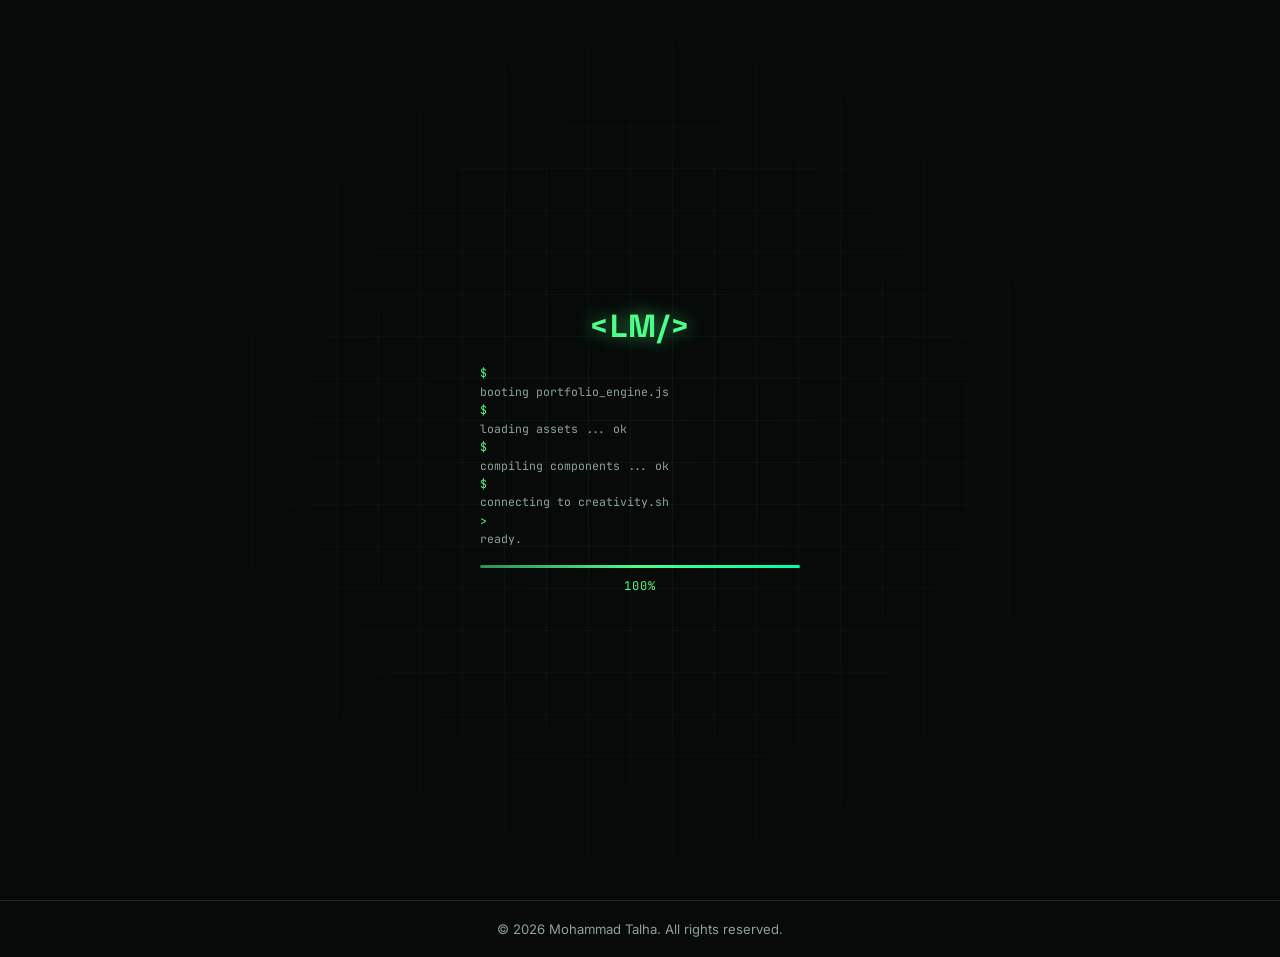
<file: index.html>
<!DOCTYPE html>
<html lang="en">

<head>
  <meta charset="UTF-8">
  <meta name="viewport" content="width=device-width, initial-scale=1.0">
  <title>Mohammad Talha — Web Developer & Data Analyst</title>
  <meta name="description"
    content="Portfolio of Mohammad Talha — Computer Science graduate building fault-tolerant web platforms and data-driven systems.">
  <link rel="preconnect" href="https://fonts.googleapis.com">
  <link
    href="https://fonts.googleapis.com/css2?family=Space+Grotesk:wght@400;500;600;700&family=Inter:wght@400;500;600&family=JetBrains+Mono:wght@400;500&display=swap"
    rel="stylesheet">
  <link rel="stylesheet" href="https://cdnjs.cloudflare.com/ajax/libs/font-awesome/6.5.1/css/all.min.css">
  <link rel="stylesheet" href="style.css">
  <link rel="stylesheet" href="transition.css">
  <script>
    if (localStorage.getItem('theme') === 'light') {
      document.documentElement.classList.add('light-mode');
    }
  </script>
</head>

<body>

  <!-- ── Page Transition Bar ── -->
  <div id="pageLoader"></div>
  <div id="pageOverlay"></div>

  <!-- ================= LOADER (first visit only) ================= -->
  <div class="loader" id="loader">
    <div class="loader-inner">
      <div class="loader-logo">&lt;LM/&gt;</div>
      <div class="loader-lines" id="loaderLines"></div>
      <div class="loader-bar-track">
        <div class="loader-bar-fill" id="loaderFill"></div>
      </div>
      <div class="loader-percent" id="loaderPercent">0%</div>
    </div>
    <div class="loader-grid"></div>
  </div>

  <!-- ================= CURSOR GLOW ================= -->
  <div class="cursor-glow" id="cursorGlow"></div>

  <!-- ================= NAVBAR ================= -->
  <header class="navbar" id="navbar">
    <div class="nav-inner">
      <a href="index.html" class="logo">Mohammad Talha<span>.</span></a>

      <nav class="nav-links" id="navLinks">
        <a href="index.html" class="nav-link active">Home</a>
        <a href="about.html" class="nav-link">About</a>
        <a href="achievements.html" class="nav-link">Achievements</a>
        <a href="portfolio.html" class="nav-link">My Work</a>
        <a href="services.html" class="nav-link">Services</a>
        <a href="contact.html" class="nav-link">Contact</a>
      </nav>

      <button class="nav-toggle" id="navToggle" aria-label="Toggle menu">
        <span></span><span></span><span></span>
      </button>
    </div>
  </header>

  <!-- ================= HERO ================= -->
  <section class="hero" id="home">
    <div class="hero-inner">

      <div class="hero-text reveal">
        <p class="eyebrow"><span class="bracket">&lt;</span>Welcome to my World<span class="bracket">/&gt;</span></p>
        <h1 class="hero-name" id="heroName">Mohammad Talha</h1>
        <h2 class="hero-role">I'm a <span class="typed" id="typedRole"></span><span class="cursor-blink">|</span></h2>
        <p class="hero-desc">
          I engineer resilient web applications and translate complex data into real-world impact.
          Bridging high-performance code with intelligent systems to build solutions that actually matter.
        </p>

        <div class="hero-actions">
          <a href="./images/Talha _Resume.pdf" class="btn btn-primary" download>
            <span>Download CV</span>
            <i class="fa-solid fa-arrow-down"></i>
          </a>

          <div class="social-row">
            <a href="https://github.com/Talha01-cyber" target="_blank" rel="noopener" class="social-icon"
              aria-label="GitHub"><i class="fa-brands fa-github"></i></a>
            <a href="https://www.linkedin.com/in/mohammad-talha-484017372" target="_blank" rel="noopener"
              class="social-icon" aria-label="LinkedIn"><i class="fa-brands fa-linkedin-in"></i></a>
            <a href="mailto:talhajubayer78@gmail.com" class="social-icon" aria-label="Email"><i
                class="fa-solid fa-envelope"></i></a>
          </div>
        </div>
      </div>

      <div class="hero-photo reveal" style="--delay:.15s">
        <div class="orbit-ring"></div>
        <div class="orbit-ring ring-2"></div>
        <div class="orbit-dot"></div>

        <div class="photo-frame">
          <img src="images/profile.png" alt="Mohammad Talha portrait" id="profileImg">
        </div>

        <div class="floating-chip chip-1"><i class="fa-solid fa-code"></i> Fault-Tolerant Systems</div>
        <div class="floating-chip chip-2"><i class="fa-solid fa-chart-line"></i> Data-Driven</div>
      </div>

    </div>


  </section>

  <!-- ================= FOOTER ================= -->
  <footer class="footer">
    <div class="section-inner footer-inner">
      <p>&copy; <span id="year"></span> Mohammad Talha. All rights reserved.</p>
    </div>
  </footer>

  <script src="script.js"></script>
  <script src="transition.js"></script>
</body>

</html>
</file>
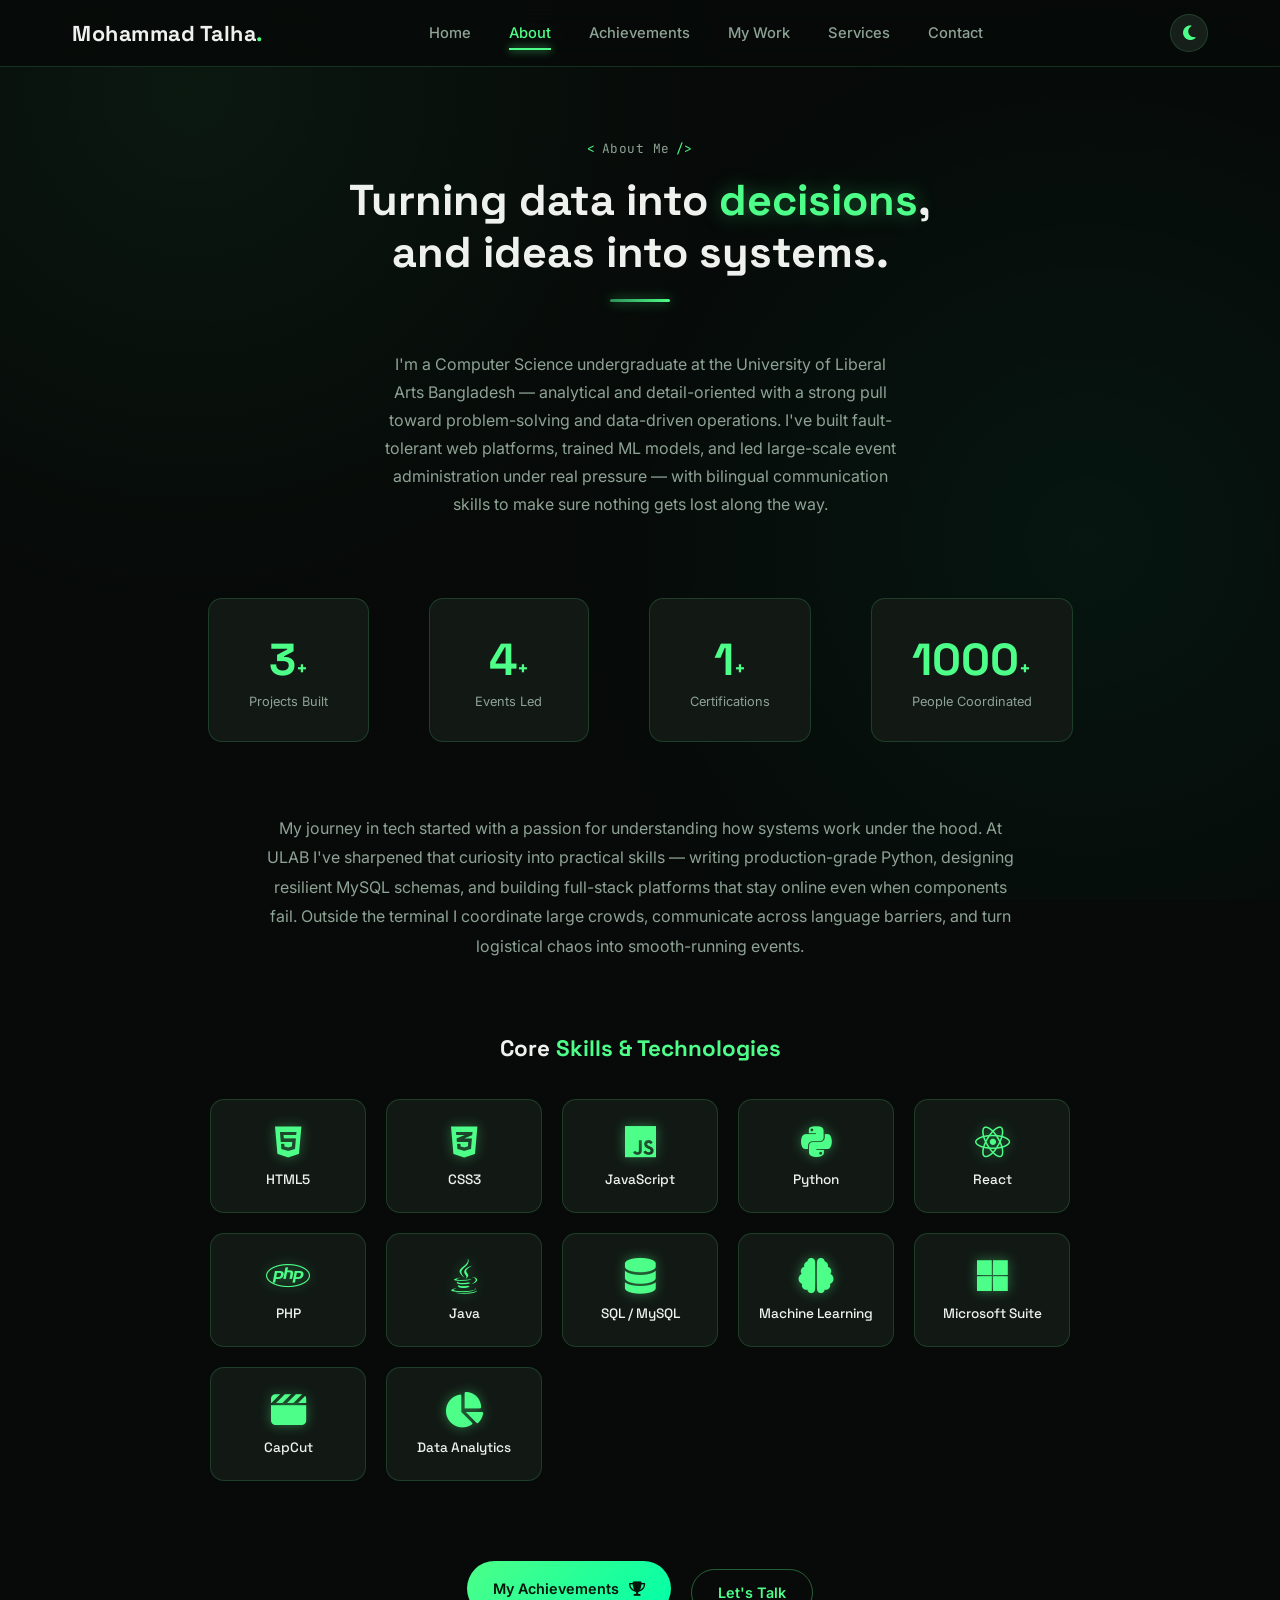
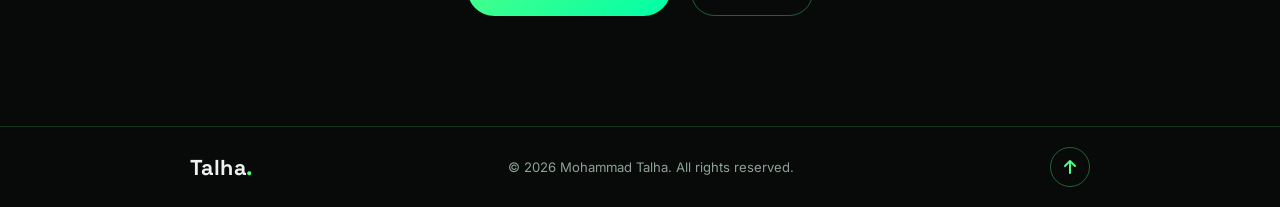
<file: about.html>
<!DOCTYPE html>
<html lang="en">

<head>
  <meta charset="UTF-8">
  <meta name="viewport" content="width=device-width, initial-scale=1.0">
  <title>About — Mohammad Talha</title>
  <meta name="description"
    content="Learn about Mohammad Talha — CS undergraduate, web developer, data analyst, and event coordinator at ULAB.">
  <link rel="preconnect" href="https://fonts.googleapis.com">
  <link
    href="https://fonts.googleapis.com/css2?family=Space+Grotesk:wght@400;500;600;700&family=Inter:wght@400;500;600&family=JetBrains+Mono:wght@400;500&display=swap"
    rel="stylesheet">
  <link rel="stylesheet" href="https://cdnjs.cloudflare.com/ajax/libs/font-awesome/6.5.1/css/all.min.css">
  <link rel="stylesheet" href="style.css">
  <link rel="stylesheet" href="transition.css">
  <script>
    if (localStorage.getItem('theme') === 'light') {
      document.documentElement.classList.add('light-mode');
    }
  </script>
  <style>
    /* ── About page: center everything ── */
    .about-page {
      padding-top: 140px;
      padding-bottom: 110px;
    }

    .about-hero {
      text-align: center;
      max-width: 780px;
      margin: 0 auto 80px;
    }

    .about-hero .eyebrow {
      justify-content: center;
      display: flex;
      gap: 6px;
      margin-bottom: 18px;
    }

    .about-hero .section-title {
      margin-left: auto;
      margin-right: auto;
    }

    .about-hero .section-desc {
      margin-left: auto;
      margin-right: auto;
      text-align: center;
    }

    /* ── Stats row ── */
    .about-stats-row {
      display: flex;
      justify-content: center;
      gap: 60px;
      flex-wrap: wrap;
      margin-bottom: 72px;
    }

    .stat-card {
      text-align: center;
      padding: 32px 40px;
      background: var(--surface);
      border: 1px solid var(--border);
      border-radius: var(--radius);
      transition: transform .35s var(--ease), border-color .35s ease;
      min-width: 160px;
    }

    .stat-card:hover {
      transform: translateY(-6px);
      border-color: var(--border-strong);
    }

    .stat-card .stat-num {
      font-size: 2.8rem;
    }

    .stat-card p {
      font-size: .8rem;
      color: var(--muted);
      margin-top: 6px;
    }

    /* ── Skills block ── */
    .about-skills-section {
      max-width: 860px;
      margin: 0 auto 80px;
    }

    .about-skills-section h3 {
      font-family: var(--font-display);
      font-size: 1.4rem;
      text-align: center;
      margin-bottom: 36px;
      color: var(--text);
    }

    .about-skills-section h3 span {
      color: var(--neon);
    }

    .skills-grid {
      display: grid;
      grid-template-columns: repeat(auto-fit, minmax(130px, 1fr));
      gap: 20px;
      max-width: 100%;
    }

    .skill-badge {
      background: var(--surface);
      border: 1px solid var(--border);
      border-radius: var(--radius);
      padding: 24px 16px;
      text-align: center;
      transition: transform .35s var(--ease), border-color .35s ease, box-shadow .35s ease;
      display: flex;
      flex-direction: column;
      align-items: center;
      gap: 12px;
    }

    .skill-badge:hover {
      transform: translateY(-6px);
      border-color: var(--border-strong);
      box-shadow: 0 12px 30px rgba(0, 0, 0, .5), 0 0 15px rgba(77, 255, 136, .15);
    }

    .skill-badge i {
      font-size: 2.2rem;
      color: var(--neon);
      text-shadow: 0 0 12px rgba(77, 255, 136, .4);
      transition: transform .35s ease;
    }

    .skill-badge:hover i {
      transform: scale(1.1);
    }

    .skill-badge span {
      font-family: var(--font-display);
      font-size: .85rem;
      font-weight: 500;
      color: var(--text);
    }

    /* ── Bio paragraph block ── */
    .about-bio {
      max-width: 760px;
      margin: 0 auto 72px;
      text-align: center;
      color: var(--muted);
      line-height: 1.85;
      font-size: 1rem;
    }

    /* ── CTA row ── */
    .about-cta {
      display: flex;
      justify-content: center;
      gap: 20px;
      flex-wrap: wrap;
    }

    /* ── Divider ── */
    .neon-divider {
      width: 60px;
      height: 3px;
      background: linear-gradient(90deg, var(--neon-dim), var(--neon));
      border-radius: 4px;
      margin: 0 auto 48px;
      box-shadow: 0 0 12px rgba(77, 255, 136, .5);
    }
  </style>
</head>

<body>

  <!-- ── Page Transition Bar ── -->
  <div id="pageLoader"></div>
  <div id="pageOverlay"></div>

  <!-- ================= NAVBAR ================= -->
  <header class="navbar scrolled" id="navbar">
    <div class="nav-inner">
      <a href="index.html" class="logo">Mohammad Talha<span>.</span></a>

      <nav class="nav-links" id="navLinks">
        <a href="index.html" class="nav-link">Home</a>
        <a href="about.html" class="nav-link active">About</a>
        <a href="achievements.html" class="nav-link">Achievements</a>
        <a href="portfolio.html" class="nav-link">My Work</a>
        <a href="services.html" class="nav-link">Services</a>
        <a href="contact.html" class="nav-link">Contact</a>
      </nav>

      <button class="nav-toggle" id="navToggle" aria-label="Toggle menu">
        <span></span><span></span><span></span>
      </button>
    </div>
  </header>

  <!-- ================= ABOUT ================= -->
  <main class="about-page">
    <div class="section-inner">

      <!-- Hero intro -->
      <div class="about-hero reveal">
        <p class="eyebrow"><span class="bracket">&lt;</span>About Me<span class="bracket">/&gt;</span></p>
        <h1 class="section-title">Turning data into <span class="glow-text">decisions</span>,<br>and ideas into systems.
        </h1>
        <div class="neon-divider"></div>
        <p class="section-desc">
          I'm a Computer Science undergraduate at the University of Liberal Arts Bangladesh —
          analytical and detail-oriented with a strong pull toward problem-solving and
          data-driven operations. I've built fault-tolerant web platforms, trained ML
          models, and led large-scale event administration under real pressure — with
          bilingual communication skills to make sure nothing gets lost along the way.
        </p>
      </div>

      <!-- Stats -->
      <div class="about-stats-row">
        <div class="stat-card reveal">
          <span class="stat-num" data-count="3">0</span><span class="stat-plus">+</span>
          <p>Projects Built</p>
        </div>
        <div class="stat-card reveal" style="--delay:.08s">
          <span class="stat-num" data-count="4">0</span><span class="stat-plus">+</span>
          <p>Events Led</p>
        </div>
        <div class="stat-card reveal" style="--delay:.16s">
          <span class="stat-num" data-count="1">0</span><span class="stat-plus">+</span>
          <p>Certifications</p>
        </div>
        <div class="stat-card reveal" style="--delay:.24s">
          <span class="stat-num" data-count="1000">0</span><span class="stat-plus">+</span>
          <p>People Coordinated</p>
        </div>
      </div>

      <!-- Extended bio -->
      <div class="about-bio reveal">
        <p>
          My journey in tech started with a passion for understanding how systems work under the hood.
          At ULAB I've sharpened that curiosity into practical skills — writing production-grade Python,
          designing resilient MySQL schemas, and building full-stack platforms that stay online even when
          components fail. Outside the terminal I coordinate large crowds, communicate across language barriers,
          and turn logistical chaos into smooth-running events.
        </p>
      </div>

      <!-- Skills -->
      <div class="about-skills-section reveal">
        <h3>Core <span>Skills &amp; Technologies</span></h3>
        <div class="skills-grid">
          <div class="skill-badge">
            <i class="fa-brands fa-html5"></i>
            <span>HTML5</span>
          </div>
          <div class="skill-badge">
            <i class="fa-brands fa-css3-alt"></i>
            <span>CSS3</span>
          </div>
          <div class="skill-badge">
            <i class="fa-brands fa-js"></i>
            <span>JavaScript</span>
          </div>
          <div class="skill-badge">
            <i class="fa-brands fa-python"></i>
            <span>Python</span>
          </div>
          <div class="skill-badge">
            <i class="fa-brands fa-react"></i>
            <span>React</span>
          </div>
          <div class="skill-badge">
            <i class="fa-brands fa-php"></i>
            <span>PHP</span>
          </div>
          <div class="skill-badge">
            <i class="fa-brands fa-java"></i>
            <span>Java</span>
          </div>
          <div class="skill-badge">
            <i class="fa-solid fa-database"></i>
            <span>SQL / MySQL</span>
          </div>
          <div class="skill-badge">
            <i class="fa-solid fa-brain"></i>
            <span>Machine Learning</span>
          </div>
          <div class="skill-badge">
            <i class="fa-brands fa-microsoft"></i>
            <span>Microsoft Suite</span>
          </div>
          <div class="skill-badge">
            <i class="fa-solid fa-clapperboard"></i>
            <span>CapCut</span>
          </div>
          <div class="skill-badge">
            <i class="fa-solid fa-chart-pie"></i>
            <span>Data Analytics</span>
          </div>
        </div>
      </div>

      <!-- CTA -->
      <div class="about-cta reveal">
        <a href="achievements.html" class="btn btn-primary">
          <span>My Achievements</span>
          <i class="fa-solid fa-trophy"></i>
        </a>
        <a href="contact.html" class="btn btn-outline">Let's Talk</a>
      </div>

    </div>
  </main>

  <!-- ================= FOOTER ================= -->
  <footer class="footer">
    <div class="section-inner footer-inner">
      <a href="index.html" class="logo">Talha<span>.</span></a>
      <p>&copy; <span id="year"></span> Mohammad Talha. All rights reserved.</p>
      <a href="#" class="back-to-top" aria-label="Back to top"><i class="fa-solid fa-arrow-up"></i></a>
    </div>
  </footer>

  <script>
    /* minimal page script — no initial loader, just reveal + stats */
    document.getElementById('year').textContent = new Date().getFullYear();

    /* navbar toggle */
    const navToggle = document.getElementById('navToggle');
    const navLinks = document.getElementById('navLinks');
    navToggle.addEventListener('click', () => {
      navToggle.classList.toggle('open');
      navLinks.classList.toggle('open');
    });

    /* scroll reveals */
    const revealEls = document.querySelectorAll('.reveal');
    const revealObs = new IntersectionObserver(entries => {
      entries.forEach(e => { if (e.isIntersecting) { e.target.classList.add('in-view'); revealObs.unobserve(e.target); } });
    }, { threshold: 0.1 });
    revealEls.forEach(el => revealObs.observe(el));

    /* count-up */
    const countEls = document.querySelectorAll('[data-count]');
    const countObs = new IntersectionObserver(entries => {
      entries.forEach(entry => {
        if (!entry.isIntersecting) return;
        const el = entry.target, target = parseInt(el.dataset.count, 10);
        let cur = 0;
        const step = Math.max(1, Math.ceil(target / 80));
        const tick = () => { cur = Math.min(cur + step, target); el.textContent = cur; if (cur < target) requestAnimationFrame(tick); };
        tick(); countObs.unobserve(el);
      });
    }, { threshold: 0.4 });
    countEls.forEach(el => countObs.observe(el));
  </script>
  <script src="transition.js"></script>
</body>

</html>
</file>
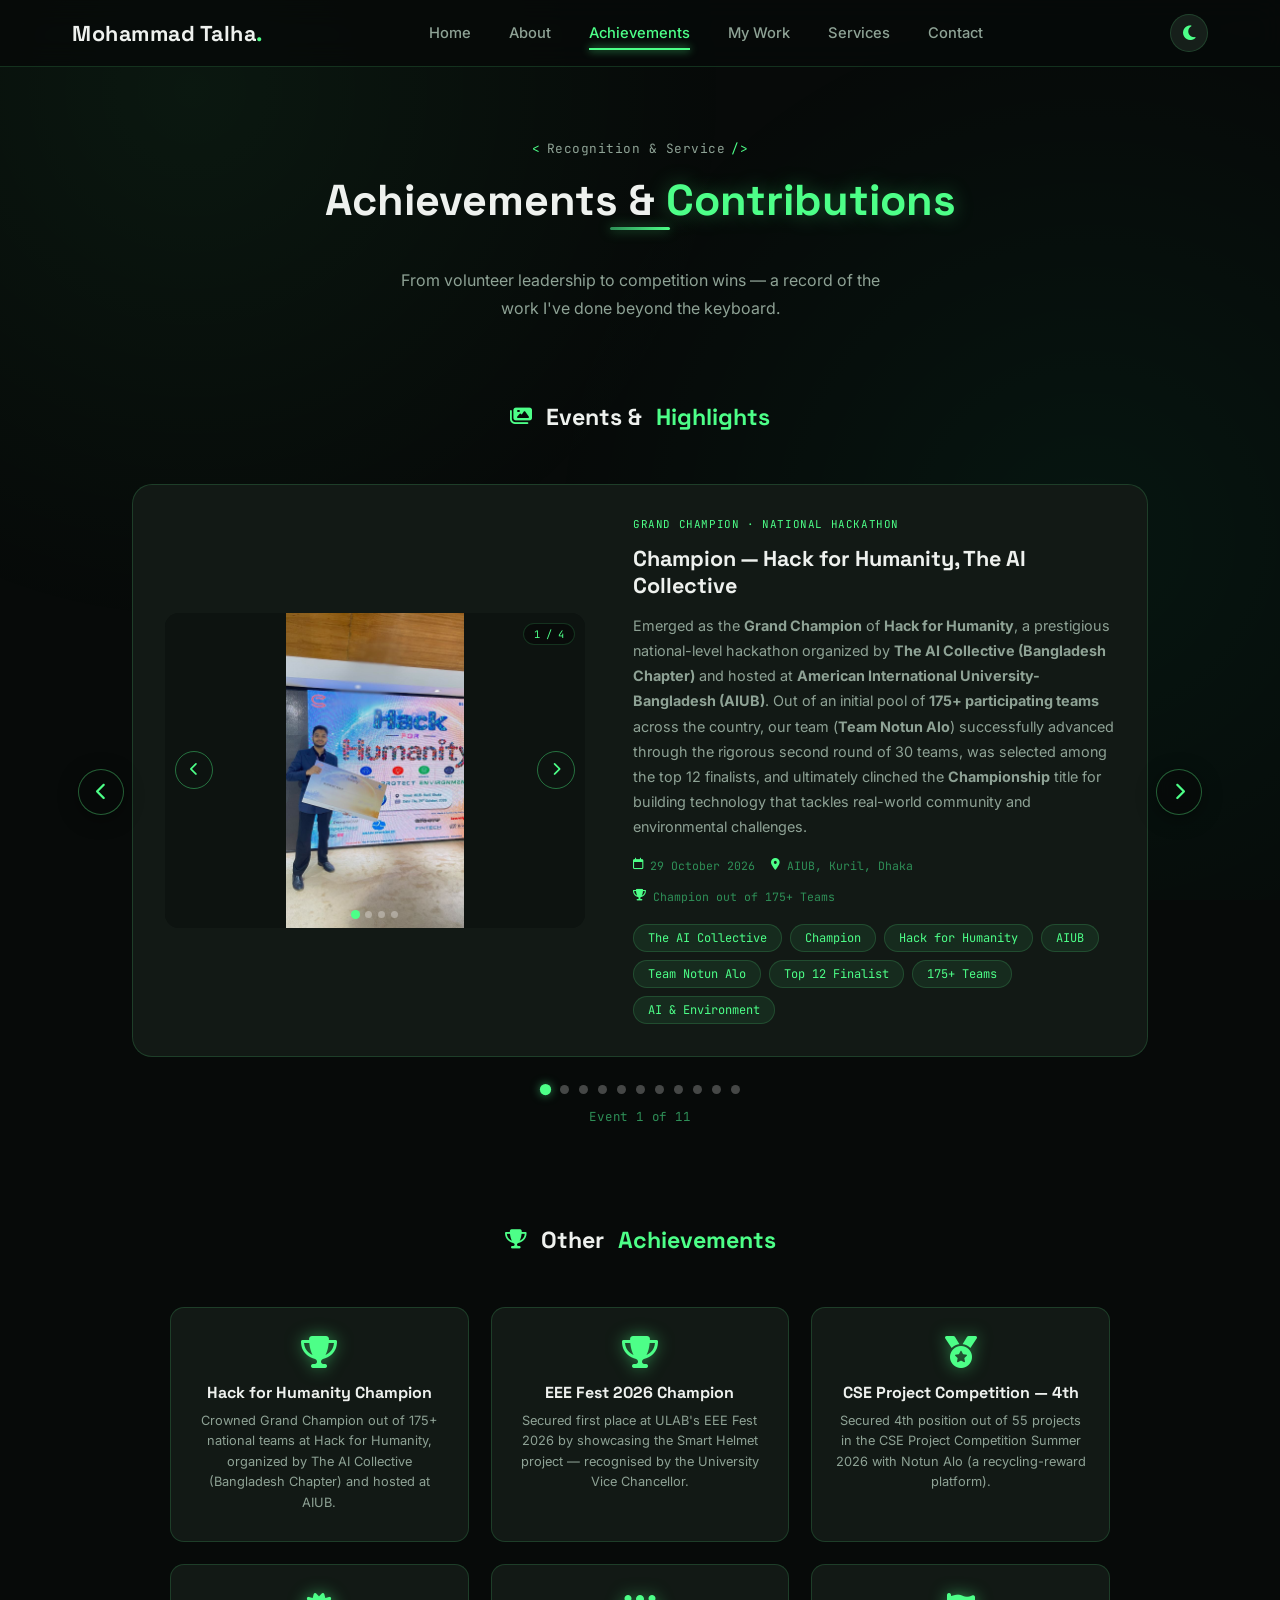
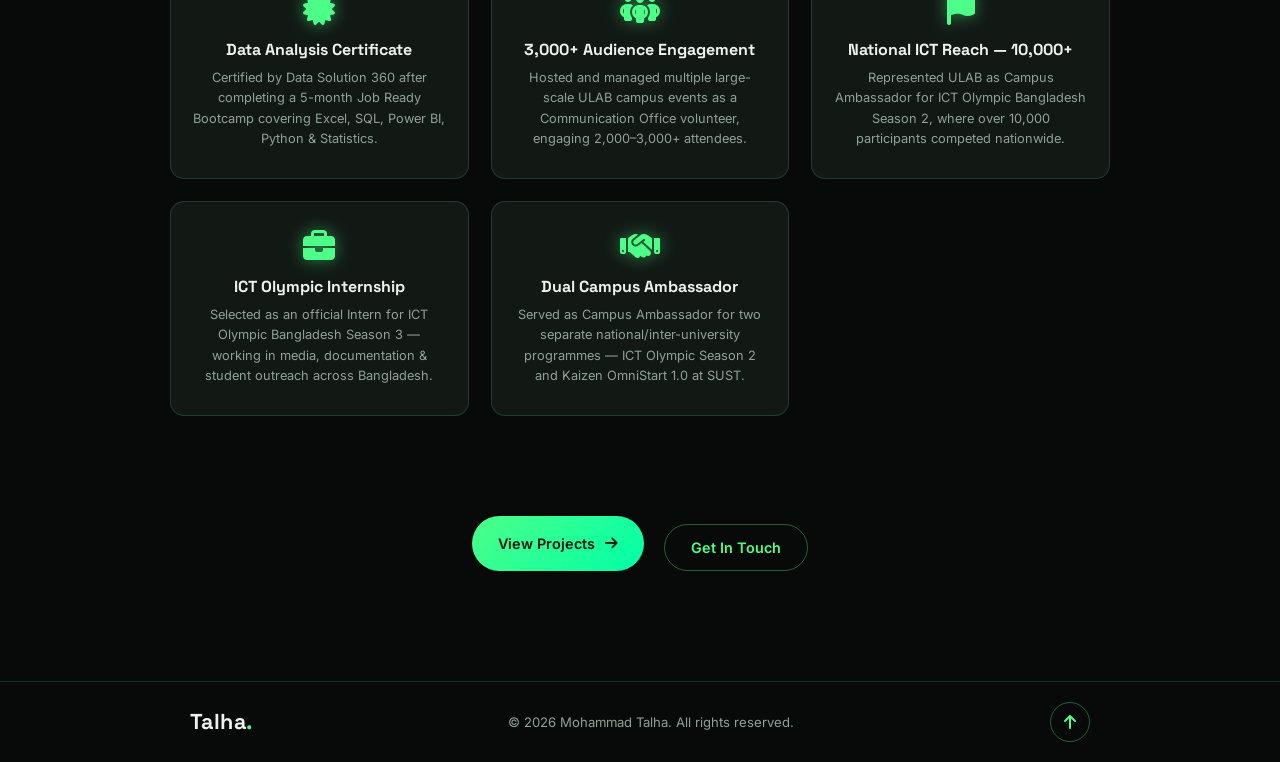
<file: achievements.html>
<!DOCTYPE html>
<html lang="en">

<head>
  <meta charset="UTF-8">
  <meta name="viewport" content="width=device-width, initial-scale=1.0">
  <title>Achievements — Mohammad Talha</title>
  <meta name="description" content="Achievements, volunteer experience, and event gallery by Mohammad Talha.">
  <link rel="preconnect" href="https://fonts.googleapis.com">
  <link
    href="https://fonts.googleapis.com/css2?family=Space+Grotesk:wght@400;500;600;700&family=Inter:wght@400;500;600&family=JetBrains+Mono:wght@400;500&display=swap"
    rel="stylesheet">
  <link rel="stylesheet" href="https://cdnjs.cloudflare.com/ajax/libs/font-awesome/6.5.1/css/all.min.css">
  <link rel="stylesheet" href="style.css">
  <link rel="stylesheet" href="transition.css">
  <script>
    if (localStorage.getItem('theme') === 'light') {
      document.documentElement.classList.add('light-mode');
    }
  </script>
  <style>
    /* ── Page ── */
    .achievements-page {
      padding-top: 140px;
      padding-bottom: 110px;
    }

    /* ── Page header ── */
    .achieve-header {
      text-align: center;
      max-width: 700px;
      margin: 0 auto 80px;
    }

    .achieve-header .eyebrow {
      display: flex;
      justify-content: center;
      gap: 6px;
      margin-bottom: 18px;
    }

    .achieve-header .section-title {
      margin: 0 auto 0;
    }

    .achieve-header .section-desc {
      margin: 0 auto;
      text-align: center;
    }

    .neon-divider {
      width: 60px;
      height: 3px;
      background: linear-gradient(90deg, var(--neon-dim), var(--neon));
      border-radius: 4px;
      margin: 0 auto 36px;
      box-shadow: 0 0 12px rgba(77, 255, 136, .5);
    }

    /* ── Block title ── */
    .achieve-block {
      margin-bottom: 100px;
    }

    .achieve-block-title {
      font-family: var(--font-display);
      font-size: 1.45rem;
      font-weight: 700;
      text-align: center;
      margin-bottom: 52px;
      display: flex;
      align-items: center;
      justify-content: center;
      gap: 14px;
    }

    .achieve-block-title i {
      color: var(--neon);
      font-size: 1.2rem;
    }

    .achieve-block-title span {
      color: var(--neon);
    }

    /* ════════════════════════════════════════
   EVENT GALLERY  (image-left + info-right)
════════════════════════════════════════ */
    .event-list {
      display: flex;
      flex-direction: row;
      gap: 0;
      width: 100%;
      transition: transform .55s cubic-bezier(.22, 1, .36, 1);
    }

    .event-entry {
      display: grid;
      grid-template-columns: 420px 1fr;
      gap: 48px;
      align-items: center;
      background: var(--surface);
      border: 1px solid var(--border);
      border-radius: 20px;
      padding: 32px;
      transition: border-color .4s ease, box-shadow .4s ease;
      position: relative;
      overflow: hidden;
      min-width: 100%;
      box-sizing: border-box;
    }

    /* ── Events Outer Slider ── */
    .events-slider-container {
      position: relative;
      max-width: 1200px;
      margin: 0 auto;
      padding: 0 60px;
    }

    .events-slider-wrapper {
      overflow: hidden;
      width: 100%;
      max-width: 1080px;
      margin: 0 auto;
      padding: 24px 0;
      margin-top: -24px;
      margin-bottom: -24px;
    }

    .events-slider-arrow {
      position: absolute;
      top: 50%;
      transform: translateY(-50%);
      width: 46px;
      height: 46px;
      border-radius: 50%;
      background: rgba(7, 10, 9, 0.75);
      border: 1px solid var(--border-strong);
      color: var(--neon);
      display: flex;
      align-items: center;
      justify-content: center;
      font-size: 1.1rem;
      cursor: pointer;
      z-index: 15;
      transition: all 0.3s cubic-bezier(0.25, 0.8, 0.25, 1);
      backdrop-filter: blur(8px);
      box-shadow: 0 4px 20px rgba(0, 0, 0, 0.4);
    }

    .events-slider-arrow:hover {
      background: var(--neon);
      color: #04150b;
      transform: translateY(-50%) scale(1.1);
      box-shadow: 0 0 15px var(--neon-dim);
      border-color: var(--neon);
    }

    .events-slider-arrow.prev {
      left: 6px;
    }

    .events-slider-arrow.next {
      right: 6px;
    }

    .events-slider-dots {
      display: flex;
      justify-content: center;
      gap: 10px;
      margin-top: 28px;
    }

    .events-slider-dot {
      width: 9px;
      height: 9px;
      border-radius: 50%;
      background: rgba(255, 255, 255, 0.25);
      border: none;
      cursor: pointer;
      transition: all 0.3s ease;
    }

    .events-slider-dot.active {
      background: var(--neon);
      transform: scale(1.25);
      box-shadow: 0 0 8px var(--neon-dim);
    }

    .events-slider-counter {
      text-align: center;
      font-family: var(--font-mono);
      font-size: 0.78rem;
      color: var(--neon-dim);
      margin-top: 14px;
      letter-spacing: 0.8px;
    }

    .event-entry::before {
      content: '';
      position: absolute;
      top: 0;
      left: 0;
      right: 0;
      height: 2px;
      background: linear-gradient(90deg, var(--neon-dim), var(--neon), var(--neon-2));
      opacity: 0;
      transition: opacity .4s ease;
    }

    .event-entry:hover {
      border-color: var(--border-strong);
      box-shadow: 0 20px 60px rgba(0, 0, 0, .5);
    }

    .event-entry:hover::before {
      opacity: 1;
    }

    /* ── Image carousel side ── */
    .event-gallery {
      position: relative;
      border-radius: 14px;
      overflow: hidden;
      aspect-ratio: 4/3;
      background: var(--bg-soft);
      flex-shrink: 0;
    }

    .gallery-track {
      display: flex;
      height: 100%;
      transition: transform .45s cubic-bezier(.22, 1, .36, 1);
    }

    .gallery-slide {
      min-width: 100%;
      height: 100%;
      position: relative;
      /* matches the gallery container so bars are invisible in dark mode */
      background: var(--bg-soft);
      display: flex;
      align-items: center;
      justify-content: center;
    }

    /* light-mode letterbox colour */
    :root.light-mode .gallery-slide {
      background: #ffffff;
    }

    .gallery-slide img {
      width: 100%;
      height: 100%;
      object-fit: contain;
      display: block;
    }

    /* placeholder when no image provided */
    .gallery-slide .no-img {
      width: 100%;
      height: 100%;
      display: flex;
      align-items: center;
      justify-content: center;
      background: var(--surface-2);
      color: var(--muted-2);
      font-size: 3rem;
    }

    /* arrow buttons */
    .gallery-arrow {
      position: absolute;
      top: 50%;
      transform: translateY(-50%);
      width: 38px;
      height: 38px;
      border-radius: 50%;
      background: transparent;
      border: 1px solid rgba(77, 255, 136, 0.4);
      color: var(--neon);
      display: flex;
      align-items: center;
      justify-content: center;
      font-size: .85rem;
      cursor: pointer;
      z-index: 5;
      transition: background .25s ease, border-color .25s ease, transform .25s ease;
      backdrop-filter: none;
    }

    .gallery-arrow:hover {
      background: rgba(77, 255, 136, 0.15);
      border-color: var(--neon);
      color: var(--neon);
      transform: translateY(-50%) scale(1.1);
    }

    /* keep transparent in light mode too */
    :root.light-mode .gallery-arrow {
      background: transparent;
      border-color: rgba(77, 255, 136, 0.5);
    }

    :root.light-mode .gallery-arrow:hover {
      background: rgba(77, 255, 136, 0.15);
    }

    .gallery-arrow.prev {
      left: 10px;
    }

    .gallery-arrow.next {
      right: 10px;
    }

    /* dot indicators */
    .gallery-dots {
      position: absolute;
      bottom: 10px;
      left: 0;
      right: 0;
      display: flex;
      justify-content: center;
      gap: 6px;
    }

    .gallery-dot {
      width: 7px;
      height: 7px;
      border-radius: 50%;
      background: rgba(255, 255, 255, .3);
      cursor: pointer;
      transition: background .25s ease, transform .25s ease;
    }

    .gallery-dot.active {
      background: var(--neon);
      transform: scale(1.3);
    }

    /* image counter badge */
    .gallery-counter {
      position: absolute;
      top: 10px;
      right: 10px;
      background: rgba(7, 10, 9, .75);
      border: 1px solid var(--border);
      border-radius: 20px;
      padding: 3px 10px;
      font-family: var(--font-mono);
      font-size: .65rem;
      color: var(--neon);
      backdrop-filter: blur(6px);
    }

    /* ── Info side ── */
    .event-info {
      display: flex;
      flex-direction: column;
      gap: 14px;
    }

    .event-tag {
      font-family: var(--font-mono);
      font-size: .68rem;
      color: var(--neon);
      text-transform: uppercase;
      letter-spacing: .6px;
    }

    .event-title {
      font-family: var(--font-display);
      font-size: 1.35rem;
      font-weight: 700;
      line-height: 1.25;
      color: var(--text);
    }

    .event-desc {
      font-size: .9rem;
      color: var(--muted);
      line-height: 1.75;
    }

    .event-meta {
      display: flex;
      flex-wrap: wrap;
      gap: 16px;
      margin-top: 4px;
    }

    .event-meta-item {
      display: flex;
      align-items: center;
      gap: 7px;
      font-family: var(--font-mono);
      font-size: .72rem;
      color: var(--neon-dim);
    }

    .event-meta-item i {
      color: var(--neon);
    }

    .event-pills {
      display: flex;
      flex-wrap: wrap;
      gap: 8px;
      margin-top: 6px;
    }

    .event-pill {
      background: rgba(77, 255, 136, .08);
      border: 1px solid var(--border);
      border-radius: 20px;
      padding: 5px 14px;
      font-size: .75rem;
      color: var(--neon);
      font-family: var(--font-mono);
    }

    /* ── Awards grid ── */
    .awards-grid {
      display: grid;
      grid-template-columns: repeat(auto-fit, minmax(220px, 1fr));
      gap: 22px;
      max-width: 940px;
      margin: 0 auto;
    }

    .award-card {
      background: var(--surface);
      border: 1px solid var(--border);
      border-radius: var(--radius);
      padding: 28px 22px;
      text-align: center;
      position: relative;
      overflow: hidden;
      transition: transform .35s var(--ease), border-color .35s ease;
    }

    .award-card::before {
      content: '';
      position: absolute;
      top: 0;
      left: 0;
      right: 0;
      height: 2px;
      background: linear-gradient(90deg, var(--neon-dim), var(--neon), var(--neon-2));
      opacity: 0;
      transition: opacity .3s ease;
    }

    .award-card:hover {
      transform: translateY(-6px);
      border-color: var(--border-strong);
    }

    .award-card:hover::before {
      opacity: 1;
    }

    .award-icon {
      font-size: 2rem;
      color: var(--neon);
      margin-bottom: 14px;
      display: block;
      text-shadow: 0 0 16px rgba(77, 255, 136, .5);
    }

    .award-card h3 {
      font-family: var(--font-display);
      font-size: 1rem;
      margin-bottom: 8px;
    }

    .award-card p {
      font-size: .8rem;
      color: var(--muted);
      line-height: 1.6;
    }

    /* ── Responsive ── */
    @media (max-width: 860px) {
      .event-entry {
        grid-template-columns: 1fr;
        gap: 28px;
      }

      .event-gallery {
        aspect-ratio: 3/4;
      }

      .events-slider-container {
        padding: 0 44px;
      }

      .events-slider-arrow {
        width: 38px;
        height: 38px;
        font-size: 0.95rem;
      }

      .events-slider-arrow.prev {
        left: 0;
      }

      .events-slider-arrow.next {
        right: 0;
      }
    }

    @media (max-width: 550px) {
      .event-entry {
        padding: 20px;
      }

      .events-slider-container {
        padding: 0;
      }

      .events-slider-arrow {
        display: none;
      }
    }
  </style>
</head>

<body>

  <div id="pageLoader"></div>
  <div id="pageOverlay"></div>

  <!-- NAVBAR -->
  <header class="navbar scrolled" id="navbar">
    <div class="nav-inner">
      <a href="index.html" class="logo">Mohammad Talha<span>.</span></a>
      <nav class="nav-links" id="navLinks">
        <a href="index.html" class="nav-link">Home</a>
        <a href="about.html" class="nav-link">About</a>
        <a href="achievements.html" class="nav-link active">Achievements</a>
        <a href="portfolio.html" class="nav-link">My Work</a>
        <a href="services.html" class="nav-link">Services</a>
        <a href="contact.html" class="nav-link">Contact</a>
      </nav>
      <button class="nav-toggle" id="navToggle" aria-label="Toggle menu">
        <span></span><span></span><span></span>
      </button>
    </div>
  </header>

  <!-- MAIN -->
  <main class="achievements-page">
    <div class="section-inner">

      <!-- Header -->
      <div class="achieve-header reveal">
        <p class="eyebrow"><span class="bracket">&lt;</span>Recognition &amp; Service<span class="bracket">/&gt;</span>
        </p>
        <h1 class="section-title">Achievements &amp; <span class="glow-text">Contributions</span></h1>
        <div class="neon-divider"></div>
        <p class="section-desc">
          From volunteer leadership to competition wins — a record of the work I've done beyond the keyboard.
        </p>
      </div>

      <!-- ══════════ EVENT GALLERY ══════════ -->
      <div class="achieve-block">
        <h2 class="achieve-block-title">
          <i class="fa-solid fa-images"></i> Events &amp; <span>Highlights</span>
        </h2>

        <div class="events-slider-container reveal">
          <button class="events-slider-arrow prev" aria-label="Previous Event">
            <i class="fa-solid fa-chevron-left"></i>
          </button>
          <button class="events-slider-arrow next" aria-label="Next Event">
            <i class="fa-solid fa-chevron-right"></i>
          </button>

          <div class="events-slider-wrapper">
            <div class="event-list">

              <!-- EVENT 1 — Champion Hack for Humanity -->
              <div class="event-entry" data-gallery="10">
                <div class="event-gallery">
                  <div class="gallery-track">
                    <div class="gallery-slide">
                      <img src="images/Hack1.jpg"
                        alt="Hack for Humanity 2026 — Championship award ceremony with winning team cheque">
                    </div>
                    <div class="gallery-slide">
                      <img src="images/hack2.jpg"
                        alt="Hack for Humanity 2026 — Team Notun Alo receiving the Winning Team cheque on stage">
                    </div>
                    <div class="gallery-slide">
                      <img src="images/hack3.jpg"
                        alt="Hack for Humanity 2026 — Finalists, winners, and organizers together on stage at AIUB">
                    </div>
                    <div class="gallery-slide">
                      <img src="images/hack4.jpg"
                        alt="Hack for Humanity 2026 — Certificate presented to Team Notun Alo by The AI Collective Bangladesh Chapter">
                    </div>
                  </div>
                  <button class="gallery-arrow prev" aria-label="Previous"><i
                      class="fa-solid fa-chevron-left"></i></button>
                  <button class="gallery-arrow next" aria-label="Next"><i
                      class="fa-solid fa-chevron-right"></i></button>
                  <div class="gallery-dots"></div>
                  <div class="gallery-counter">1 / 4</div>
                </div>
                <div class="event-info">
                  <div class="event-tag">Grand Champion · National Hackathon</div>
                  <h2 class="event-title"> Champion — Hack for Humanity, The AI Collective</h2>
                  <p class="event-desc">
                    Emerged as the <strong>Grand Champion</strong> of <strong>Hack for Humanity</strong>, a prestigious
                    national-level hackathon organized by <strong>The AI Collective (Bangladesh Chapter)</strong> and hosted
                    at <strong>American International University-Bangladesh (AIUB)</strong>. Out of an initial pool of
                    <strong>175+ participating teams</strong> across the country, our team (<strong>Team Notun Alo</strong>)
                    successfully advanced through the rigorous second round of 30 teams, was selected among the top 12
                    finalists, and ultimately clinched the <strong>Championship</strong> title for building technology
                    that tackles real-world community and environmental challenges.
                  </p>
                  <div class="event-meta">
                    <span class="event-meta-item"><i class="fa-regular fa-calendar"></i> 29 October 2026</span>
                    <span class="event-meta-item"><i class="fa-solid fa-location-dot"></i> AIUB, Kuril, Dhaka</span>
                    <span class="event-meta-item"><i class="fa-solid fa-trophy"></i> Champion out of 175+ Teams</span>
                  </div>
                  <div class="event-pills">
                    <span class="event-pill">The AI Collective</span>
                    <span class="event-pill">Champion</span>
                    <span class="event-pill">Hack for Humanity</span>
                    <span class="event-pill">AIUB</span>
                    <span class="event-pill">Team Notun Alo</span>
                    <span class="event-pill">Top 12 Finalist</span>
                    <span class="event-pill">175+ Teams</span>
                    <span class="event-pill">AI &amp; Environment</span>
                  </div>
                </div>
              </div>

              <!-- EVENT 2 — Champion EEE Fest 2026 ULAB -->
              <div class="event-entry" data-gallery="1">
                <div class="event-gallery">
                  <div class="gallery-track">
                    <div class="gallery-slide">
                      <img src="images/Champ1.jpg" alt="EEE Fest 2026 — Championship award ceremony with VC">
                    </div>
                    <div class="gallery-slide">
                      <img src="images/Chmap2.jpg" alt="EEE Fest 2026 — Smart Helmet project showcase">
                    </div>
                    <div class="gallery-slide">
                      <img src="images/champ3.jpg" alt="EEE Fest 2026 — Team receiving championship trophy">
                    </div>
                  </div>
                  <button class="gallery-arrow prev" aria-label="Previous"><i
                      class="fa-solid fa-chevron-left"></i></button>
                  <button class="gallery-arrow next" aria-label="Next"><i
                      class="fa-solid fa-chevron-right"></i></button>
                  <div class="gallery-dots"></div>
                  <div class="gallery-counter">1 / 3</div>
                </div>
                <div class="event-info">
                  <div class="event-tag">Championship · Competition</div>
                  <h2 class="event-title"> Champion — EEE Fest 2026, ULAB</h2>
                  <p class="event-desc">
                    Organized by the ULAB Electronics and Robotics Club, EEE Fest 2026 brought together the brightest
                    minds in electronics and engineering. Our team clinched the Championship title by showcasing the
                    <strong>Smart Helmet</strong> an innovative safety solution integrating embedded systems and
                    IoT. The prestigious award was presented by the University Vice Chancellor in recognition of
                    outstanding innovation and technical excellence.
                  </p>
                  <div class="event-meta">
                    <span class="event-meta-item"><i class="fa-regular fa-calendar"></i> 2026</span>
                    <span class="event-meta-item"><i class="fa-solid fa-location-dot"></i> ULAB, Dhaka</span>
                    <span class="event-meta-item"><i class="fa-solid fa-trophy"></i> Championship Winner</span>
                  </div>
                  <div class="event-pills">
                    <span class="event-pill">IoT</span>
                    <span class="event-pill">Embedded Systems</span>
                    <span class="event-pill">Innovation</span>
                    <span class="event-pill">Robotics</span>
                  </div>
                </div>
              </div>
              <!-- EVENT 3 — CSE Project Competition Summer 2026 -->
              <div class="event-entry" data-gallery="8">
                <div class="event-gallery">
                  <div class="gallery-track">
                    <div class="gallery-slide">
                      <img src="images/CSE3.jpg"
                        alt="CSE Project Competition 2026 — Notun Alo project showcase on laptop and mobile">
                    </div>
                    <div class="gallery-slide">
                      <img src="images/CSE1.jpg"
                        alt="CSE Project Competition 2026 — Receiving certificate and trophy at award ceremony">
                    </div>
                    <div class="gallery-slide">
                      <img src="images/CSE2.jpg"
                        alt="CSE Project Competition 2026 — Group photo with all winners at award ceremony">
                    </div>
                    <div class="gallery-slide">
                      <img src="images/CSE0.jpg"
                        alt="CSE Project Competition 2026 — Certificate of Achievement and 4th Position trophy">
                    </div>
                  </div>
                  <button class="gallery-arrow prev" aria-label="Previous"><i
                      class="fa-solid fa-chevron-left"></i></button>
                  <button class="gallery-arrow next" aria-label="Next"><i
                      class="fa-solid fa-chevron-right"></i></button>
                  <div class="gallery-dots"></div>
                  <div class="gallery-counter">1 / 4</div>
                </div>
                <div class="event-info">
                  <div class="event-tag">Competition · Project Showcase</div>
                  <h2 class="event-title"> 4th Position — CSE Project Competition, Summer 2026</h2>
                  <p class="event-desc">
                    Secured <strong>4th position</strong> out of 55 university-level projects in the
                    <strong>CSE Project Competition (Summer 2026)</strong>, an inter-university project showcase
                    organized by the Department of Computer Science &amp; Engineering, ULAB and supported by the
                    ULAB Computer Programming Club. Presented <strong>Notun Alo</strong>, a recycling-reward
                    platform that incentivizes sustainable waste management through a points-based system.
                    The certificate was jointly signed by Dr. Nafees Mansoor (Professor, CSE) and
                    Dr. Muhammad Golam Kibria (Professor &amp; Head, Department of CSE).
                  </p>
                  <div class="event-meta">
                    <span class="event-meta-item"><i class="fa-regular fa-calendar"></i> 17 August 2026</span>
                    <span class="event-meta-item"><i class="fa-solid fa-location-dot"></i> ULAB, Dhaka</span>
                    <span class="event-meta-item"><i class="fa-solid fa-trophy"></i> 4th out of 55 Projects</span>
                  </div>
                  <div class="event-pills">
                    <span class="event-pill">Notun Alo</span>
                    <span class="event-pill">Recycling</span>
                    <span class="event-pill">Full-Stack</span>
                    <span class="event-pill">Project Showcase</span>
                    <span class="event-pill">Inter-University</span>
                  </div>
                </div>
              </div>

              <!-- EVENT 4 — Data Analysis Certificate -->
              <div class="event-entry" data-gallery="0">
                <div class="event-gallery">
                  <div class="gallery-track">
                    <div class="gallery-slide">
                      <img src="images/Data.jpg"
                        alt="Data Analysis Certificate — Data Solution 360 Bootcamp completion">
                    </div>
                  </div>
                  <button class="gallery-arrow prev" aria-label="Previous"><i
                      class="fa-solid fa-chevron-left"></i></button>
                  <button class="gallery-arrow next" aria-label="Next"><i
                      class="fa-solid fa-chevron-right"></i></button>
                  <div class="gallery-dots"></div>
                  <div class="gallery-counter">1 / 1</div>
                </div>
                <div class="event-info">
                  <div class="event-tag">Certification</div>
                  <h2 class="event-title">Data Analysis Certificate — Data Solution 360</h2>
                  <p class="event-desc">
                    Awarded in recognition of successfully completing the 5 month Data Analyst Job Ready Bootcamp
                    (Batch 2411) at Data Solution 360. Demonstrated proficiency in advanced data analysis, data
                    cleaning, visualization, and process optimization, equipped with expertise in Excel, SQL,
                    Power BI, and Python, grounded in a robust understanding of Statistics.
                  </p>
                  <div class="event-meta">
                    <span class="event-meta-item"><i class="fa-regular fa-calendar"></i> 1 February 2025</span>
                    <span class="event-meta-item"><i class="fa-solid fa-building-columns"></i> Data Solution 360</span>
                    <span class="event-meta-item"><i class="fa-solid fa-certificate"></i> Batch 2411</span>
                  </div>
                  <div class="event-pills">
                    <span class="event-pill">Excel</span>
                    <span class="event-pill">SQL</span>
                    <span class="event-pill">Power BI</span>
                    <span class="event-pill">Python</span>
                    <span class="event-pill">Statistics</span>
                  </div>
                </div>
              </div>

              <!-- EVENT 5 — ULAB Communication Office -->
              <div class="event-entry" data-gallery="2">
                <div class="event-gallery">
                  <div class="gallery-track">
                    <div class="gallery-slide">
                      <img src="images/Comms1.jpg" alt="ULAB Communication Office — Event hosting and engagement">
                    </div>
                    <div class="gallery-slide">
                      <img src="images/comms2.jpg" alt="ULAB Communication Office — Campus event coordination">
                    </div>
                    <div class="gallery-slide">
                      <img src="images/Comms3.jpg" alt="ULAB Communication Office — Large-scale audience interaction">
                    </div>
                    <div class="gallery-slide">
                      <img src="images/Comms4.jpg" alt="ULAB Communication Office — Volunteer team at official event">
                    </div>
                  </div>
                  <button class="gallery-arrow prev" aria-label="Previous"><i
                      class="fa-solid fa-chevron-left"></i></button>
                  <button class="gallery-arrow next" aria-label="Next"><i
                      class="fa-solid fa-chevron-right"></i></button>
                  <div class="gallery-dots"></div>
                  <div class="gallery-counter">1 / 4</div>
                </div>
                <div class="event-info">
                  <div class="event-tag">Volunteer · Communications</div>
                  <h2 class="event-title">Volunteer — ULAB Communication Office</h2>
                  <p class="event-desc">
                    Served as a dedicated volunteer at the ULAB Communication Office for over a year, contributing
                    to the university's official communication and public engagement efforts. Throughout this
                    journey, actively participated in and helped host multiple large-scale campus events,
                    engaging, welcoming, and interacting with audiences of 2,000 to 3,000 people across various
                    programmes held at ULAB.
                  </p>
                  <div class="event-meta">
                    <span class="event-meta-item"><i class="fa-regular fa-calendar"></i> 2024</span>
                    <span class="event-meta-item"><i class="fa-solid fa-location-dot"></i> ULAB, Dhaka</span>
                    <span class="event-meta-item"><i class="fa-solid fa-users"></i> 2,000–3,000 attendees</span>
                  </div>
                  <div class="event-pills">
                    <span class="event-pill">Event Hosting</span>
                    <span class="event-pill">Public Engagement</span>
                    <span class="event-pill">Volunteering</span>
                    <span class="event-pill">Communication</span>
                  </div>
                </div>
              </div>

              <!-- EVENT 5 — Idea Hunters 4.0 -->
              <div class="event-entry" data-gallery="3">
                <div class="event-gallery">
                  <div class="gallery-track">
                    <div class="gallery-slide">
                      <img src="images/Idea1.jpg" alt="Idea Hunters 4.0 — Inter-university marketing case competition">
                    </div>
                    <div class="gallery-slide">
                      <img src="images/Idea2.jpg" alt="Idea Hunters 4.0 — Event management team coordination">
                    </div>
                    <div class="gallery-slide">
                      <img src="images/Idea3.jpg" alt="Idea Hunters 4.0 — Participating teams and judges panel">
                    </div>
                    <div class="gallery-slide">
                      <img src="images/Idea4.jpg" alt="Idea Hunters 4.0 — Award ceremony and closing session">
                    </div>
                  </div>
                  <button class="gallery-arrow prev" aria-label="Previous"><i
                      class="fa-solid fa-chevron-left"></i></button>
                  <button class="gallery-arrow next" aria-label="Next"><i
                      class="fa-solid fa-chevron-right"></i></button>
                  <div class="gallery-dots"></div>
                  <div class="gallery-counter">1 / 4</div>
                </div>
                <div class="event-info">
                  <div class="event-tag">Event Admin · Marketing Competition</div>
                  <h2 class="event-title">Idea Hunters 4.0 — Event Management Team</h2>
                  <p class="event-desc">
                    Idea Hunters 4.0 is the flagship inter-university marketing case competition organized by the
                    ULAB Digital Marketing Club. With participation from over 50 universities nationwide and 300+
                    attendees, the event was a landmark showcase of strategic marketing talent. Served as part of
                    the Event Administration &amp; Management Team, contributing to seamless logistics, participant
                    coordination, and on-ground operations at ULAB.
                  </p>
                  <div class="event-meta">
                    <span class="event-meta-item"><i class="fa-regular fa-calendar"></i> 2025</span>
                    <span class="event-meta-item"><i class="fa-solid fa-location-dot"></i> ULAB, Dhaka</span>
                    <span class="event-meta-item"><i class="fa-solid fa-users"></i> 50+ Universities · 300+
                      Participants</span>
                  </div>
                  <div class="event-pills">
                    <span class="event-pill">Event Management</span>
                    <span class="event-pill">Marketing</span>
                    <span class="event-pill">Logistics</span>
                    <span class="event-pill">Inter-University</span>
                  </div>
                </div>
              </div>

              <!-- EVENT 6 — Mind Shift -->
              <div class="event-entry" data-gallery="4">
                <div class="event-gallery">
                  <div class="gallery-track">
                    <div class="gallery-slide">
                      <img src="images/Mind1.jpg" alt="Mind Shift 2025 — Marketing competition opening ceremony">
                    </div>
                    <div class="gallery-slide">
                      <img src="images/Mind2.jpg" alt="Mind Shift 2025 — Competing teams presenting strategies">
                    </div>
                    <div class="gallery-slide">
                      <img src="images/Mind3.jpg" alt="Mind Shift 2025 — Judges and audience engagement">
                    </div>
                    <div class="gallery-slide">
                      <img src="images/Mind4.jpg" alt="Mind Shift 2025 — Awards and recognition ceremony">
                    </div>
                  </div>
                  <button class="gallery-arrow prev" aria-label="Previous"><i
                      class="fa-solid fa-chevron-left"></i></button>
                  <button class="gallery-arrow next" aria-label="Next"><i
                      class="fa-solid fa-chevron-right"></i></button>
                  <div class="gallery-dots"></div>
                  <div class="gallery-counter">1 / 4</div>
                </div>
                <div class="event-info">
                  <div class="event-tag">Marketing Competition · Event</div>
                  <h2 class="event-title">Mind Shift — University Marketing Competition</h2>
                  <p class="event-desc">
                    Mind Shift is an intra-university marketing competition hosted at ULAB Digital Marketing Club,
                    designed to challenge
                    students' strategic thinking, brand analysis, and creative execution. The 2025 edition was
                    successfully driven with over 200 participants, fostering a competitive yet collaborative
                    atmosphere that celebrated marketing innovation and real-world problem-solving skills.
                  </p>
                  <div class="event-meta">
                    <span class="event-meta-item"><i class="fa-regular fa-calendar"></i> 2025</span>
                    <span class="event-meta-item"><i class="fa-solid fa-location-dot"></i> ULAB, Dhaka</span>
                    <span class="event-meta-item"><i class="fa-solid fa-users"></i> 200+ Participants</span>
                  </div>
                  <div class="event-pills">
                    <span class="event-pill">Marketing</span>
                    <span class="event-pill">Strategy</span>
                    <span class="event-pill">Competition</span>
                    <span class="event-pill">ULAB</span>
                  </div>
                </div>
              </div>

              <!-- EVENT 7 — Campus Ambassador ICT Olympic Season 2 -->
              <div class="event-entry" data-gallery="5">
                <div class="event-gallery">
                  <div class="gallery-track">
                    <div class="gallery-slide">
                      <img src="images/ICT.jpg" alt="ICT Olympic Bangladesh Season 2 — Campus Ambassador certificate">
                    </div>
                  </div>
                  <button class="gallery-arrow prev" aria-label="Previous"><i
                      class="fa-solid fa-chevron-left"></i></button>
                  <button class="gallery-arrow next" aria-label="Next"><i
                      class="fa-solid fa-chevron-right"></i></button>
                  <div class="gallery-dots"></div>
                  <div class="gallery-counter">1 / 1</div>
                </div>
                <div class="event-info">
                  <div class="event-tag">Campus Ambassador · National Event</div>
                  <h2 class="event-title">Campus Ambassador — ICT Olympic Bangladesh, Season 2</h2>
                  <p class="event-desc">
                    Proudly served as the Campus Ambassador for ICT Olympic Bangladesh Season 2, a prestigious
                    national-level technology competition. This first ambassador role provided the opportunity
                    to formally represent ULAB on a national platform, actively promoting participation and
                    awareness across campus. Season 2 drew approximately 10,000+ participants competing
                    across the entire programme.
                  </p>
                  <div class="event-meta">
                    <span class="event-meta-item"><i class="fa-solid fa-flag"></i> National Level</span>
                    <span class="event-meta-item"><i class="fa-solid fa-location-dot"></i> ULAB, Dhaka</span>
                    <span class="event-meta-item"><i class="fa-solid fa-users"></i> 10,000+ Participants</span>
                  </div>
                  <div class="event-pills">
                    <span class="event-pill">Campus Ambassador</span>
                    <span class="event-pill">ICT</span>
                    <span class="event-pill">National Platform</span>
                    <span class="event-pill">Outreach</span>
                  </div>
                </div>
              </div>

              <!-- EVENT 8 — Campus Ambassador Kaizen SUST -->
              <div class="event-entry" data-gallery="6">
                <div class="event-gallery">
                  <div class="gallery-track">
                    <div class="gallery-slide">
                      <img src="images/CA 1.jpg" alt="Kaizen OmniStart 1.0 — Campus Ambassador at SUST">
                    </div>
                    <div class="gallery-slide">
                      <img src="images/CA2.jpg" alt="Kaizen OmniStart 1.0 — Representing ULAB at SUST event">
                    </div>
                  </div>
                  <button class="gallery-arrow prev" aria-label="Previous"><i
                      class="fa-solid fa-chevron-left"></i></button>
                  <button class="gallery-arrow next" aria-label="Next"><i
                      class="fa-solid fa-chevron-right"></i></button>
                  <div class="gallery-dots"></div>
                  <div class="gallery-counter">1 / 2</div>
                </div>
                <div class="event-info">
                  <div class="event-tag">Campus Ambassador · Volunteer</div>
                  <h2 class="event-title">Campus Ambassador — Kaizen OmniStart 1.0, SUST</h2>
                  <p class="event-desc">
                    Appointed as Campus Ambassador for <em>Kaizen OmniStart 1.0</em>, an initiative organized
                    by the Kaizen Club of Shahjalal University of Science and Technology (SUST). Volunteered
                    to bridge the two institutions, promoting the event within ULAB and encouraging student
                    participation. The event was successfully held at SUST expanding cross-university
                    collaboration and networking opportunities.
                  </p>
                  <div class="event-meta">
                    <span class="event-meta-item"><i class="fa-regular fa-calendar"></i> 2025</span>
                    <span class="event-meta-item"><i class="fa-solid fa-location-dot"></i> SUST, Sylhet</span>
                    <span class="event-meta-item"><i class="fa-solid fa-handshake"></i> Cross-University</span>
                  </div>
                  <div class="event-pills">
                    <span class="event-pill">Campus Ambassador</span>
                    <span class="event-pill">Kaizen Club</span>
                    <span class="event-pill">SUST</span>
                    <span class="event-pill">Networking</span>
                  </div>
                </div>
              </div>

              <!-- EVENT 9 — Internship ICT Olympic Season 3 -->
              <div class="event-entry" data-gallery="7">
                <div class="event-gallery">
                  <div class="gallery-track">
                    <div class="gallery-slide">
                      <img src="images/Intern.jpg"
                        alt="ICT Olympic Bangladesh Season 3 — Internship team and activities">
                    </div>
                  </div>
                  <button class="gallery-arrow prev" aria-label="Previous"><i
                      class="fa-solid fa-chevron-left"></i></button>
                  <button class="gallery-arrow next" aria-label="Next"><i
                      class="fa-solid fa-chevron-right"></i></button>
                  <div class="gallery-dots"></div>
                  <div class="gallery-counter">1 / 1</div>
                </div>
                <div class="event-info">
                  <div class="event-tag">Internship · National Programme</div>
                  <h2 class="event-title">Intern — ICT Olympic Bangladesh, Season 3</h2>
                  <p class="event-desc">
                    Following the success of my Campus Ambassador role in Season 2, I was selected as an official
                    Intern for ICT Olympic Bangladesh Season 3. During this programme, I was actively involved in
                    media activities, Q&amp;A documentation, and student interaction engaging with learners
                    from Class 1 right through to university level across Bangladesh. Also had the distinctive
                    opportunity to collaborate with and learn from tech specialists, gaining hands-on exposure
                    to national-scale programme management.
                  </p>
                  <div class="event-meta">
                    <span class="event-meta-item"><i class="fa-regular fa-calendar"></i> 2026</span>
                    <span class="event-meta-item"><i class="fa-solid fa-flag"></i> Nationwide, Bangladesh</span>
                    <span class="event-meta-item"><i class="fa-solid fa-laptop"></i> Tech &amp; Media</span>
                  </div>
                  <div class="event-pills">
                    <span class="event-pill">Internship</span>
                    <span class="event-pill">ICT</span>
                    <span class="event-pill">Media</span>
                    <span class="event-pill">Documentation</span>
                    <span class="event-pill">Nationwide</span>
                    <span class="event-pill">National-Scale Programme Management</span>
                  </div>
                </div>
              </div>

              <!-- EVENT 11 — Infinity AI BuildFest 2026 -->
              <div class="event-entry" data-gallery="9">
                <div class="event-gallery">
                  <div class="gallery-track">
                    <div class="gallery-slide">
                      <img src="images/AI_BUILDFEST_2026.png"
                        alt="The Infinity AI BuildFest 2026 — Certificate of Participation for Mohammad Talha">
                    </div>
                  </div>
                  <button class="gallery-arrow prev" aria-label="Previous"><i
                      class="fa-solid fa-chevron-left"></i></button>
                  <button class="gallery-arrow next" aria-label="Next"><i
                      class="fa-solid fa-chevron-right"></i></button>
                  <div class="gallery-dots"></div>
                  <div class="gallery-counter">1 / 1</div>
                </div>
                <div class="event-info">
                  <div class="event-tag">Hackathon · AI Competition</div>
                  <h2 class="event-title"> The Infinity AI BuildFest 2026 — Preliminary Round</h2>
                  <p class="event-desc">
                    Successfully participated in the Preliminary Round of <strong>The Infinity AI BuildFest
                      2026</strong>,
                    a national-level AI hackathon organised by CloudCamp Bangladesh in collaboration with
                    BRAC University. Demonstrated dedication, creativity, and commitment to building
                    AI-powered solutions with real-world impact. The event brought together aspiring
                    innovators from across the country under the motto <em>"Build Locally. Lead Globally."</em>
                  </p>
                  <div class="event-meta">
                    <span class="event-meta-item"><i class="fa-regular fa-calendar"></i> 2026</span>
                    <span class="event-meta-item"><i class="fa-solid fa-location-dot"></i> BRAC University, Dhaka</span>
                    <span class="event-meta-item"><i class="fa-solid fa-microchip"></i> AI / ML</span>
                  </div>
                  <div class="event-pills">
                    <span class="event-pill">AI</span>
                    <span class="event-pill">Hackathon</span>
                    <span class="event-pill">CloudCamp</span>
                    <span class="event-pill">BRAC University</span>
                    <span class="event-pill">Innovation</span>
                  </div>
                </div>
              </div>


            </div>
          </div>

          <div class="events-slider-dots"></div>
          <div class="events-slider-counter">Event 1 of 11</div>
        </div><!-- /events-slider-container -->
      </div><!-- /achieve-block gallery -->

      <!-- ══════════ OTHER ACHIEVEMENTS ══════════ -->
      <div class="achieve-block">
        <h2 class="achieve-block-title"><i class="fa-solid fa-trophy"></i> Other <span>Achievements</span></h2>
        <div class="awards-grid">
          <div class="award-card reveal">
            <i class="fa-solid fa-trophy award-icon"></i>
            <h3>Hack for Humanity Champion</h3>
            <p>Crowned Grand Champion out of 175+ national teams at Hack for Humanity, organized by The AI Collective (Bangladesh Chapter) and hosted at AIUB.</p>
          </div>
          <div class="award-card reveal" style="--delay:.08s">
            <i class="fa-solid fa-trophy award-icon"></i>
            <h3>EEE Fest 2026 Champion</h3>
            <p>Secured first place at ULAB's EEE Fest 2026 by showcasing the Smart Helmet project — recognised by the
              University Vice Chancellor.</p>
          </div>
          <div class="award-card reveal" style="--delay:.16s">
            <i class="fa-solid fa-medal award-icon"></i>
            <h3>CSE Project Competition — 4th</h3>
            <p>Secured 4th position out of 55 projects in the CSE Project Competition Summer 2026 with Notun Alo (a
              recycling-reward platform).</p>
          </div>
          <div class="award-card reveal" style="--delay:.24s">
            <i class="fa-solid fa-certificate award-icon"></i>
            <h3>Data Analysis Certificate</h3>
            <p>Certified by Data Solution 360 after completing a 5-month Job Ready Bootcamp covering Excel, SQL, Power
              BI, Python &amp; Statistics.</p>
          </div>
          <div class="award-card reveal" style="--delay:.32s">
            <i class="fa-solid fa-people-group award-icon"></i>
            <h3>3,000+ Audience Engagement</h3>
            <p>Hosted and managed multiple large-scale ULAB campus events as a Communication Office volunteer, engaging
              2,000–3,000+ attendees.</p>
          </div>
          <div class="award-card reveal" style="--delay:.40s">
            <i class="fa-solid fa-flag award-icon"></i>
            <h3>National ICT Reach — 10,000+</h3>
            <p>Represented ULAB as Campus Ambassador for ICT Olympic Bangladesh Season 2, where over 10,000 participants
              competed nationwide.</p>
          </div>
          <div class="award-card reveal" style="--delay:.48s">
            <i class="fa-solid fa-briefcase award-icon"></i>
            <h3>ICT Olympic Internship</h3>
            <p>Selected as an official Intern for ICT Olympic Bangladesh Season 3 — working in media, documentation
              &amp; student outreach across Bangladesh.</p>
          </div>
          <div class="award-card reveal" style="--delay:.56s">
            <i class="fa-solid fa-handshake award-icon"></i>
            <h3>Dual Campus Ambassador</h3>
            <p>Served as Campus Ambassador for two separate national/inter-university programmes — ICT Olympic Season 2
              and Kaizen OmniStart 1.0 at SUST.</p>
          </div>

        </div>
      </div>

      <!-- CTA -->
      <div style="display:flex;justify-content:center;gap:20px;flex-wrap:wrap;" class="reveal">
        <a href="portfolio.html" class="btn btn-primary"><span>View Projects</span><i
            class="fa-solid fa-arrow-right"></i></a>
        <a href="contact.html" class="btn btn-outline">Get In Touch</a>
      </div>

    </div>
  </main>

  <!-- FOOTER -->
  <footer class="footer">
    <div class="section-inner footer-inner">
      <a href="index.html" class="logo">Talha<span>.</span></a>
      <p>&copy; <span id="year"></span> Mohammad Talha. All rights reserved.</p>
      <a href="#" class="back-to-top" aria-label="Back to top"><i class="fa-solid fa-arrow-up"></i></a>
    </div>
  </footer>

  <script>
    document.getElementById('year').textContent = new Date().getFullYear();

    /* ── Nav toggle ── */
    const navToggle = document.getElementById('navToggle');
    const navLinksEl = document.getElementById('navLinks');
    navToggle.addEventListener('click', () => {
      navToggle.classList.toggle('open');
      navLinksEl.classList.toggle('open');
    });

    /* ── Scroll reveal ── */
    const revealEls = document.querySelectorAll('.reveal');
    const revealObs = new IntersectionObserver(entries => {
      entries.forEach(e => { if (e.isIntersecting) { e.target.classList.add('in-view'); revealObs.unobserve(e.target); } });
    }, { threshold: 0.08 });
    revealEls.forEach(el => revealObs.observe(el));

    /* ══════════════════════════════════════════
       GALLERY CAROUSEL — each .event-entry is independent
    ══════════════════════════════════════════ */
    document.querySelectorAll('.event-entry').forEach(entry => {
      const track = entry.querySelector('.gallery-track');
      const slides = entry.querySelectorAll('.gallery-slide');
      const prevBtn = entry.querySelector('.gallery-arrow.prev');
      const nextBtn = entry.querySelector('.gallery-arrow.next');
      const dotsEl = entry.querySelector('.gallery-dots');
      const counter = entry.querySelector('.gallery-counter');
      const total = slides.length;
      let current = 0;

      /* build dots */
      slides.forEach((_, i) => {
        const d = document.createElement('button');
        d.className = 'gallery-dot' + (i === 0 ? ' active' : '');
        d.setAttribute('aria-label', `Slide ${i + 1}`);
        d.addEventListener('click', () => goTo(i));
        dotsEl.appendChild(d);
      });

      function goTo(idx) {
        current = (idx + total) % total;
        track.style.transform = `translateX(-${current * 100}%)`;
        counter.textContent = `${current + 1} / ${total}`;
        entry.querySelectorAll('.gallery-dot').forEach((d, i) => d.classList.toggle('active', i === current));
      }

      prevBtn.addEventListener('click', () => goTo(current - 1));
      nextBtn.addEventListener('click', () => goTo(current + 1));

      /* hide arrows if only 1 slide */
      if (total <= 1) { prevBtn.style.display = 'none'; nextBtn.style.display = 'none'; dotsEl.style.display = 'none'; counter.style.display = 'none'; }

      /* keyboard support when hovered */
      entry.addEventListener('keydown', e => {
        if (e.key === 'ArrowLeft') goTo(current - 1);
        if (e.key === 'ArrowRight') goTo(current + 1);
      });

      /* touch swipe */
      let touchStartX = null;
      let touchStartY = null;
      track.addEventListener('touchstart', e => {
        touchStartX = e.touches[0].clientX;
        touchStartY = e.touches[0].clientY;
      }, { passive: true });
      track.addEventListener('touchend', e => {
        if (touchStartX === null || touchStartY === null) return;
        const diffX = touchStartX - e.changedTouches[0].clientX;
        const diffY = touchStartY - e.changedTouches[0].clientY;
        if (Math.abs(diffX) > 40 && Math.abs(diffX) > Math.abs(diffY)) {
          goTo(current + (diffX > 0 ? 1 : -1));
        }
        touchStartX = null;
        touchStartY = null;
      });
    });

    /* ══════════════════════════════════════════
       EVENTS SLIDER — navigates between different events
    ══════════════════════════════════════════ */
    const eventSliderContainer = document.querySelector('.events-slider-container');
    if (eventSliderContainer) {
      const track = eventSliderContainer.querySelector('.event-list');
      const events = eventSliderContainer.querySelectorAll('.event-entry');
      const prevBtn = eventSliderContainer.querySelector('.events-slider-arrow.prev');
      const nextBtn = eventSliderContainer.querySelector('.events-slider-arrow.next');
      const dotsEl = eventSliderContainer.querySelector('.events-slider-dots');
      const counter = eventSliderContainer.querySelector('.events-slider-counter');
      const total = events.length;
      let currentEvent = 0;

      // Build dots
      events.forEach((_, i) => {
        const d = document.createElement('button');
        d.className = 'events-slider-dot' + (i === 0 ? ' active' : '');
        d.setAttribute('aria-label', `Event ${i + 1}`);
        d.addEventListener('click', () => goToEvent(i));
        dotsEl.appendChild(d);
      });

      function goToEvent(idx) {
        currentEvent = (idx + total) % total;
        track.style.transform = `translateX(-${currentEvent * 100}%)`;
        if (counter) {
          counter.textContent = `Event ${currentEvent + 1} of ${total}`;
        }
        eventSliderContainer.querySelectorAll('.events-slider-dot').forEach((d, i) => {
          d.classList.toggle('active', i === currentEvent);
        });

        // Trigger reveal in-view check or just ensure active slide gets .in-view
        events.forEach((el, i) => {
          if (i === currentEvent) {
            el.classList.add('in-view');
          }
        });
      }

      if (prevBtn) prevBtn.addEventListener('click', () => goToEvent(currentEvent - 1));
      if (nextBtn) nextBtn.addEventListener('click', () => goToEvent(currentEvent + 1));

      // Touch swipe for events slider (avoid conflicts with internal gallery)
      let touchStartX = null;
      let touchStartY = null;
      track.addEventListener('touchstart', e => {
        if (e.target.closest('.event-gallery')) return;
        touchStartX = e.touches[0].clientX;
        touchStartY = e.touches[0].clientY;
      }, { passive: true });

      track.addEventListener('touchend', e => {
        if (touchStartX === null || touchStartY === null) return;
        if (e.target.closest('.event-gallery')) return;
        const diffX = touchStartX - e.changedTouches[0].clientX;
        const diffY = touchStartY - e.changedTouches[0].clientY;
        if (Math.abs(diffX) > 50 && Math.abs(diffX) > Math.abs(diffY)) {
          goToEvent(currentEvent + (diffX > 0 ? 1 : -1));
        }
        touchStartX = null;
        touchStartY = null;
      });

      // Keyboard support
      eventSliderContainer.addEventListener('keydown', e => {
        if (document.activeElement.tagName === 'INPUT' || document.activeElement.tagName === 'TEXTAREA') return;
        if (e.target.closest('.event-gallery')) return;
        if (e.key === 'ArrowLeft') goToEvent(currentEvent - 1);
        if (e.key === 'ArrowRight') goToEvent(currentEvent + 1);
      });

      // Initialize
      goToEvent(0);
    }
  </script>
  <script src="transition.js"></script>
</body>

</html>
</file>
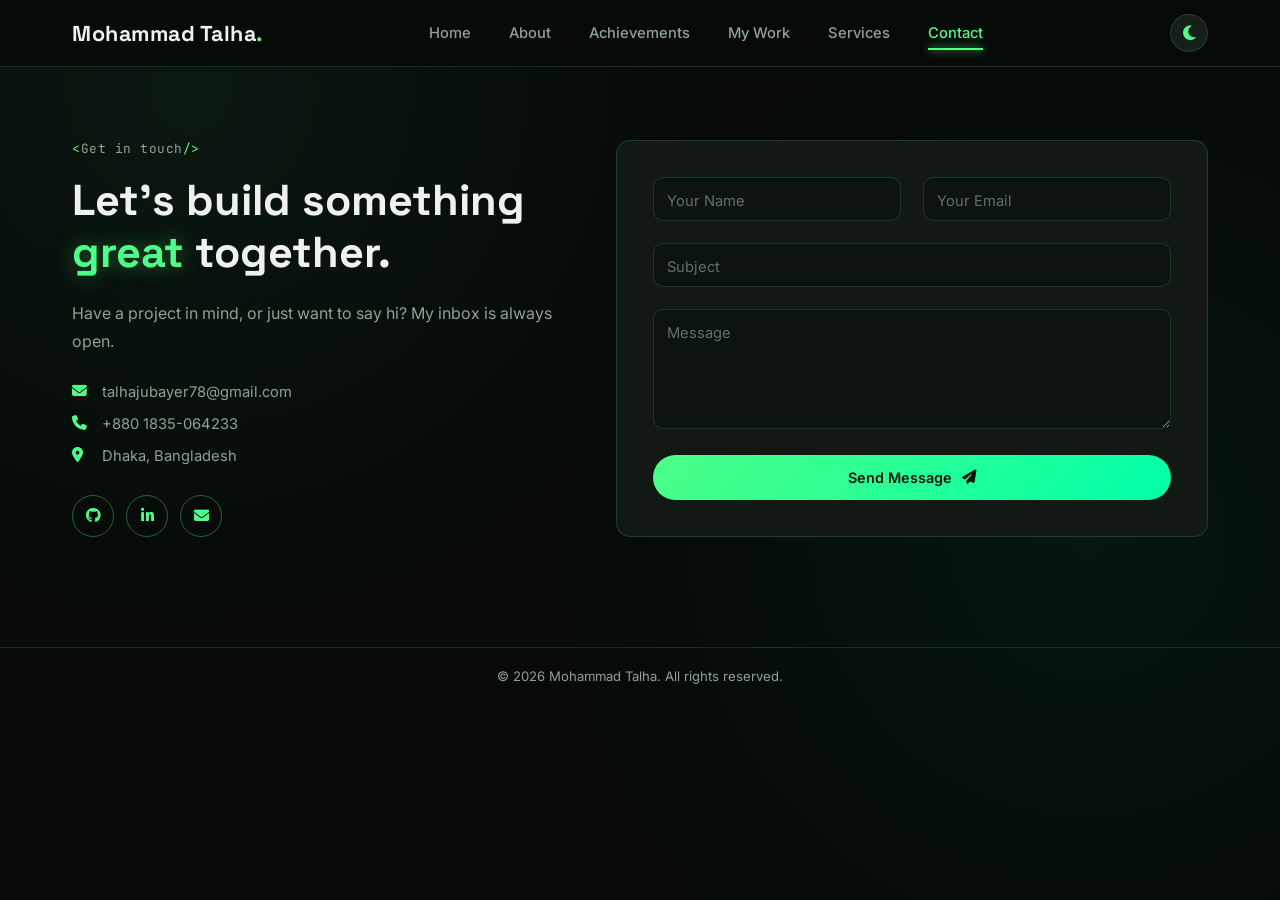
<file: contact.html>
<!DOCTYPE html>
<html lang="en">

<head>
  <meta charset="UTF-8">
  <meta name="viewport" content="width=device-width, initial-scale=1.0">
  <title>Contact — Mohammad Talha</title>
  <meta name="description"
    content="Get in touch with Mohammad Talha — web developer and data analyst based in Dhaka, Bangladesh.">
  <link rel="preconnect" href="https://fonts.googleapis.com">
  <link
    href="https://fonts.googleapis.com/css2?family=Space+Grotesk:wght@400;500;600;700&family=Inter:wght@400;500;600&family=JetBrains+Mono:wght@400;500&display=swap"
    rel="stylesheet">
  <link rel="stylesheet" href="https://cdnjs.cloudflare.com/ajax/libs/font-awesome/6.5.1/css/all.min.css">
  <link rel="stylesheet" href="style.css">
  <link rel="stylesheet" href="transition.css">
  <script>
    if (localStorage.getItem('theme') === 'light') {
      document.documentElement.classList.add('light-mode');
    }
  </script>
  <style>
    .contact-page {
      padding-top: 140px;
      padding-bottom: 110px;
    }
  </style>
</head>

<body>

  <!-- ── Page Transition Bar ── -->
  <div id="pageLoader"></div>
  <div id="pageOverlay"></div>

  <!-- ================= NAVBAR ================= -->
  <header class="navbar scrolled" id="navbar">
    <div class="nav-inner">
      <a href="index.html" class="logo">Mohammad Talha<span>.</span></a>

      <nav class="nav-links" id="navLinks">
        <a href="index.html" class="nav-link">Home</a>
        <a href="about.html" class="nav-link">About</a>
        <a href="achievements.html" class="nav-link">Achievements</a>
        <a href="portfolio.html" class="nav-link">My Work</a>
        <a href="services.html" class="nav-link">Services</a>
        <a href="contact.html" class="nav-link active">Contact</a>
      </nav>

      <button class="nav-toggle" id="navToggle" aria-label="Toggle menu">
        <span></span><span></span><span></span>
      </button>
    </div>
  </header>

  <!-- ================= CONTACT ================= -->
  <main class="contact-page">
    <div class="section-inner contact-grid">

      <div class="contact-info reveal">
        <p class="eyebrow"><span class="bracket">&lt;</span>Get in touch<span class="bracket">/&gt;</span></p>
        <h1 class="section-title">Let's build something <span class="glow-text">great</span> together.</h1>
        <p class="section-desc">Have a project in mind, or just want to say hi? My inbox is always open.</p>

        <ul class="contact-list">
          <li><i class="fa-solid fa-envelope"></i> talhajubayer78@gmail.com</li>
          <li><i class="fa-solid fa-phone"></i> +880 1835-064233</li>
          <li><i class="fa-solid fa-location-dot"></i> Dhaka, Bangladesh</li>
        </ul>

        <div class="social-row">
          <a href="https://github.com/Talha01-cyber" target="_blank" rel="noopener" class="social-icon"
            aria-label="GitHub"><i class="fa-brands fa-github"></i></a>
          <a href="https://www.linkedin.com/in/mohammad-talha-484017372" target="_blank" rel="noopener"
            class="social-icon" aria-label="LinkedIn"><i class="fa-brands fa-linkedin-in"></i></a>
          <a href="mailto:talhajubayer78@gmail.com" class="social-icon" aria-label="Email"><i
              class="fa-solid fa-envelope"></i></a>
        </div>
      </div>

      <form class="contact-form reveal" id="contactForm" style="--delay:.1s">
        <!-- Web3Forms Access Key (Get one from https://web3forms.com) -->
        <input type="hidden" name="access_key" value="e939a266-f44b-46ce-8b99-39699cf1dc24">
        <!-- Custom redirection/subject -->
        <input type="hidden" name="subject" value="New Portfolio Message">
        <input type="checkbox" name="botcheck" id="" style="display: none;">

        <div class="form-row">
          <div class="form-field">
            <input type="text" id="fname" name="name" required placeholder=" ">
            <label for="fname">Your Name</label>
          </div>
          <div class="form-field">
            <input type="email" id="femail" name="email" required placeholder=" ">
            <label for="femail">Your Email</label>
          </div>
        </div>
        <div class="form-field">
          <input type="text" id="fsubject" name="subject_line" required placeholder=" ">
          <label for="fsubject">Subject</label>
        </div>
        <div class="form-field">
          <textarea id="fmessage" name="message" rows="5" required placeholder=" "></textarea>
          <label for="fmessage">Message</label>
        </div>
        <button type="submit" class="btn btn-primary full" id="formSubmit">
          <span>Send Message</span>
          <i class="fa-solid fa-paper-plane"></i>
        </button>
      </form>

    </div>
  </main>

  <!-- ================= FOOTER ================= -->
  <footer class="footer">
    <div class="section-inner footer-inner">
      <p>&copy; <span id="year"></span> Mohammad Talha. All rights reserved.</p>
    </div>
  </footer>

  <script>
    document.getElementById('year').textContent = new Date().getFullYear();

    const navToggle = document.getElementById('navToggle');
    const navLinks = document.getElementById('navLinks');
    navToggle.addEventListener('click', () => {
      navToggle.classList.toggle('open');
      navLinks.classList.toggle('open');
    });

    const revealEls = document.querySelectorAll('.reveal');
    const revealObs = new IntersectionObserver(entries => {
      entries.forEach(e => { if (e.isIntersecting) { e.target.classList.add('in-view'); revealObs.unobserve(e.target); } });
    }, { threshold: 0.1 });
    revealEls.forEach(el => revealObs.observe(el));

    /* contact form */
    const contactForm = document.getElementById('contactForm');
    const formSubmit = document.getElementById('formSubmit');
    contactForm.addEventListener('submit', e => {
      e.preventDefault();
      
      const label = formSubmit.querySelector('span');
      const icon = formSubmit.querySelector('i');
      
      // Check if access key has been configured
      const accessKey = contactForm.querySelector('input[name="access_key"]').value;
      if (accessKey === 'YOUR_WEB3FORMS_ACCESS_KEY' || !accessKey) {
        alert('Please configure your Web3Forms Access Key in contact.html before sending messages.');
        return;
      }

      label.textContent = 'Sending...';
      formSubmit.style.opacity = '0.75';
      formSubmit.disabled = true;

      const formData = new FormData(contactForm);

      fetch('https://api.web3forms.com/submit', {
        method: 'POST',
        headers: {
          'Content-Type': 'application/json',
          'Accept': 'application/json'
        },
        body: JSON.stringify(Object.fromEntries(formData))
      })
      .then(async (response) => {
        const result = await response.json();
        if (response.status === 200 && result.success) {
          label.textContent = 'Message Sent ✓';
          icon.className = 'fa-solid fa-check';
          contactForm.reset();
        } else {
          console.error(result);
          label.textContent = 'Send Failed';
          icon.className = 'fa-solid fa-triangle-exclamation';
        }
      })
      .catch(error => {
        console.error(error);
        label.textContent = 'Connection Error';
        icon.className = 'fa-solid fa-wifi';
      })
      .finally(() => {
        formSubmit.style.opacity = '1';
        setTimeout(() => {
          formSubmit.disabled = false;
          label.textContent = 'Send Message';
          icon.className = 'fa-solid fa-paper-plane';
        }, 3000);
      });
    });
  </script>
  <script src="transition.js"></script>
</body>

</html>
</file>
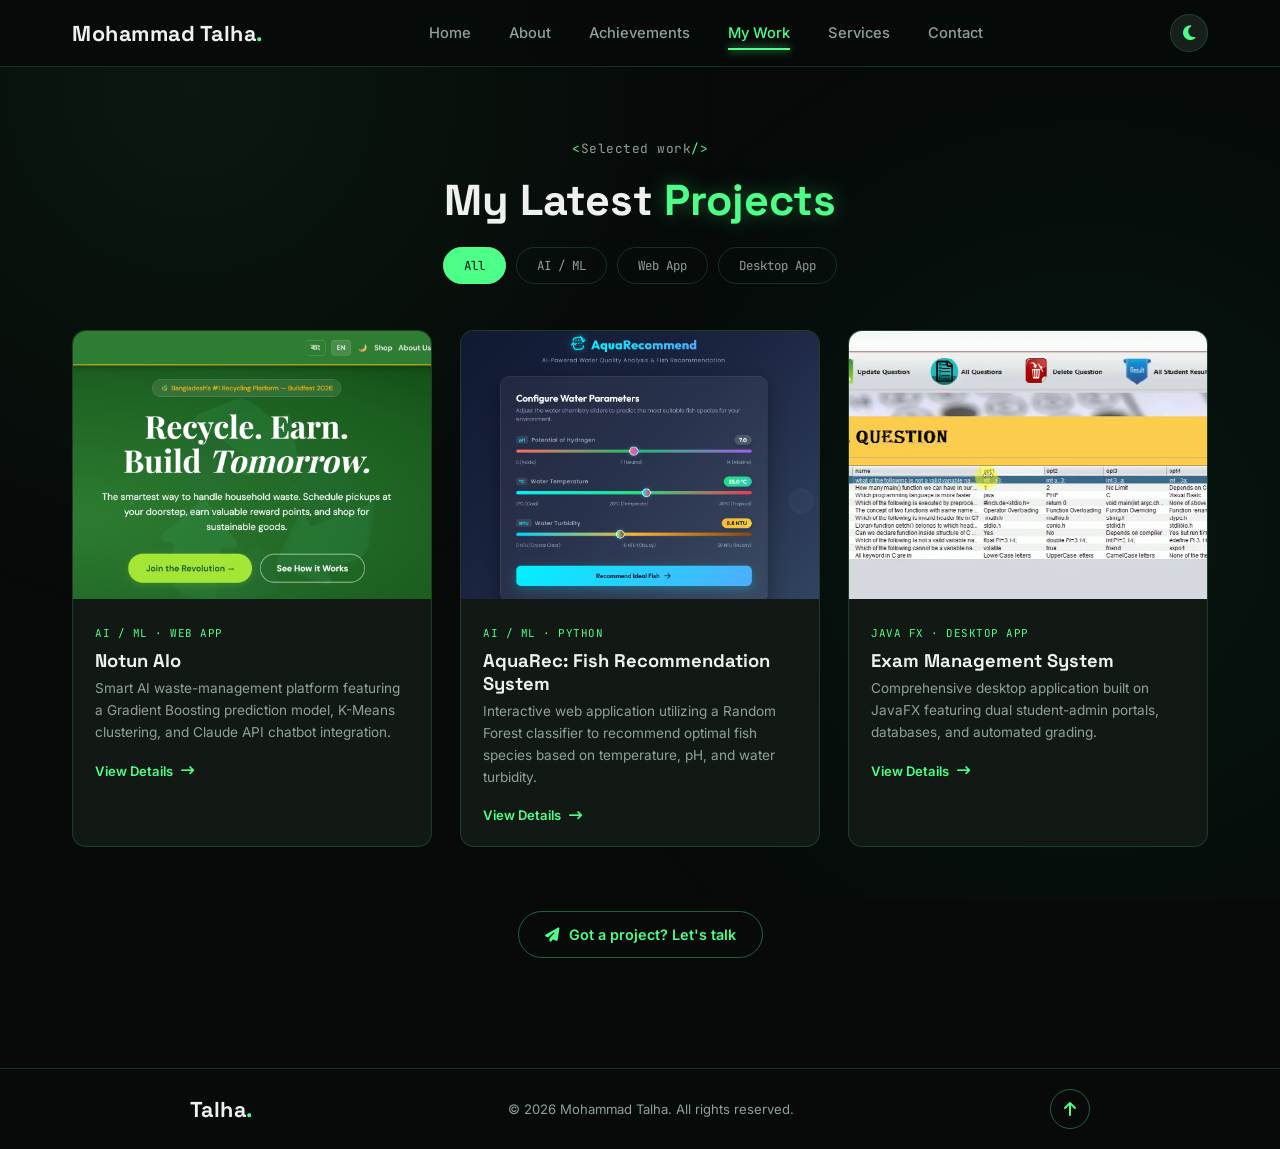
<file: portfolio.html>
<!DOCTYPE html>
<html lang="en">

<head>
  <meta charset="UTF-8">
  <meta name="viewport" content="width=device-width, initial-scale=1.0">
  <title>Portfolio — Mohammad Talha</title>
  <meta name="description" content="Selected projects by Mohammad Talha — AI platforms, web apps and data systems.">
  <link rel="preconnect" href="https://fonts.googleapis.com">
  <link
    href="https://fonts.googleapis.com/css2?family=Space+Grotesk:wght@400;500;600;700&family=Inter:wght@400;500;600&family=JetBrains+Mono:wght@400;500&display=swap"
    rel="stylesheet">
  <link rel="stylesheet" href="https://cdnjs.cloudflare.com/ajax/libs/font-awesome/6.5.1/css/all.min.css">
  <link rel="stylesheet" href="style.css">
  <link rel="stylesheet" href="transition.css">
  <script>
    if (localStorage.getItem('theme') === 'light') {
      document.documentElement.classList.add('light-mode');
    }
  </script>
  <style>
    .portfolio-page {
      padding-top: 140px;
      padding-bottom: 110px;
    }
  </style>
</head>

<body>

  <!-- ── Page Transition Bar ── -->
  <div id="pageLoader"></div>
  <div id="pageOverlay"></div>

  <!-- ================= NAVBAR ================= -->
  <header class="navbar scrolled" id="navbar">
    <div class="nav-inner">
      <a href="index.html" class="logo">Mohammad Talha<span>.</span></a>

      <nav class="nav-links" id="navLinks">
        <a href="index.html" class="nav-link">Home</a>
        <a href="about.html" class="nav-link">About</a>
        <a href="achievements.html" class="nav-link">Achievements</a>
        <a href="portfolio.html" class="nav-link active">My Work</a>
        <a href="services.html" class="nav-link">Services</a>
        <a href="contact.html" class="nav-link">Contact</a>
      </nav>

      <button class="nav-toggle" id="navToggle" aria-label="Toggle menu">
        <span></span><span></span><span></span>
      </button>
    </div>
  </header>

  <!-- ================= PORTFOLIO ================= -->
  <main class="portfolio-page">
    <div class="section-inner">

      <p class="eyebrow center"><span class="bracket">&lt;</span>Selected work<span class="bracket">/&gt;</span></p>
      <h1 class="section-title center">My Latest <span class="glow-text">Projects</span></h1>

      <div class="work-filters" id="workFilters">
        <button class="filter-btn active" data-filter="all">All</button>
        <button class="filter-btn" data-filter="ai">AI / ML</button>
        <button class="filter-btn" data-filter="web">Web App</button>
        <button class="filter-btn" data-filter="desktop">Desktop App</button>
      </div>

      <div class="work-grid" id="workGrid">

        <!-- 1. Notun Alo -->
        <article class="work-card reveal" data-cat="ai web" id="card-notun-alo">
          <div class="work-media">
            <div class="carousel" data-active-index="0">
              <div class="carousel-track">
                <img src="images/PIC/NA 1.png" alt="Notun Alo image 1" class="carousel-img active">
                <img src="images/PIC/NA 2.png" alt="Notun Alo image 2" class="carousel-img">
                <img src="images/PIC/NA 3.png" alt="Notun Alo image 3" class="carousel-img">
                <img src="images/PIC/NA 4.png" alt="Notun Alo image 4" class="carousel-img">
              </div>
              <button class="carousel-arrow prev-arrow" aria-label="Previous image"><i class="fa-solid fa-chevron-left"></i></button>
              <button class="carousel-arrow next-arrow" aria-label="Next image"><i class="fa-solid fa-chevron-right"></i></button>
              <div class="carousel-dots">
                <span class="carousel-dot active" data-slide="0"></span>
                <span class="carousel-dot" data-slide="1"></span>
                <span class="carousel-dot" data-slide="2"></span>
                <span class="carousel-dot" data-slide="3"></span>
              </div>
            </div>
            <div class="work-overlay">
              <a href="https://notun-alo.onrender.com" target="_blank" rel="noopener" class="work-link"
                aria-label="View project"><i class="fa-solid fa-arrow-up-right-from-square"></i></a>
            </div>
          </div>
          <div class="work-info">
            <span class="work-tag">AI / ML · Web App</span>
            <h3>Notun Alo</h3>
            <p>Smart AI waste-management platform featuring a Gradient Boosting prediction model, K-Means clustering, and Claude API chatbot integration.</p>
            <button class="btn-details" onclick="openProjectModal('notun-alo')">
              <span>View Details</span>
              <i class="fa-solid fa-arrow-right-long"></i>
            </button>
          </div>
        </article>

        <!-- 2. AquaRec -->
        <article class="work-card reveal" data-cat="ai" style="--delay:.08s" id="card-aquarec">
          <div class="work-media">
            <div class="carousel" data-active-index="0">
              <div class="carousel-track">
                <img src="images/PIC/FR 1.png" alt="AquaRec image 1" class="carousel-img active">
                <img src="images/PIC/FR 2.png" alt="AquaRec image 2" class="carousel-img">
              </div>
              <button class="carousel-arrow prev-arrow" aria-label="Previous image"><i class="fa-solid fa-chevron-left"></i></button>
              <button class="carousel-arrow next-arrow" aria-label="Next image"><i class="fa-solid fa-chevron-right"></i></button>
              <div class="carousel-dots">
                <span class="carousel-dot active" data-slide="0"></span>
                <span class="carousel-dot" data-slide="1"></span>
              </div>
            </div>
            <div class="work-overlay">
              <a href="https://talha01-cyber.github.io/Fish-Recommandation-System/" target="_blank" rel="noopener" class="work-link"
                aria-label="View project"><i class="fa-solid fa-arrow-up-right-from-square"></i></a>
            </div>
          </div>
          <div class="work-info">
            <span class="work-tag">AI / ML · Python</span>
            <h3>AquaRec: Fish Recommendation System</h3>
            <p>Interactive web application utilizing a Random Forest classifier to recommend optimal fish species based on temperature, pH, and water turbidity.</p>
            <button class="btn-details" onclick="openProjectModal('aquarec')">
              <span>View Details</span>
              <i class="fa-solid fa-arrow-right-long"></i>
            </button>
          </div>
        </article>

        <!-- 3. Exam Management System -->
        <article class="work-card reveal" data-cat="desktop" style="--delay:.16s" id="card-exam-management">
          <div class="work-media">
            <div class="carousel" data-active-index="0">
              <div class="carousel-track">
                <img src="images/PIC/EM 2.png" alt="Exam Management image 1" class="carousel-img active">
                <img src="images/PIC/EM 3.png" alt="Exam Management image 2" class="carousel-img">
                <img src="images/PIC/EM 4.png" alt="Exam Management image 3" class="carousel-img">
                <img src="images/PIC/EM 5.png" alt="Exam Management image 4" class="carousel-img">
              </div>
              <button class="carousel-arrow prev-arrow" aria-label="Previous image"><i class="fa-solid fa-chevron-left"></i></button>
              <button class="carousel-arrow next-arrow" aria-label="Next image"><i class="fa-solid fa-chevron-right"></i></button>
              <div class="carousel-dots">
                <span class="carousel-dot active" data-slide="0"></span>
                <span class="carousel-dot" data-slide="1"></span>
                <span class="carousel-dot" data-slide="2"></span>
                <span class="carousel-dot" data-slide="3"></span>
              </div>
            </div>
            <div class="work-overlay">
              <a href="https://github.com/Talha01-cyber/Exam-Management-System" target="_blank" rel="noopener" class="work-link"
                aria-label="View project"><i class="fa-solid fa-arrow-up-right-from-square"></i></a>
            </div>
          </div>
          <div class="work-info">
            <span class="work-tag">Java FX · Desktop App</span>
            <h3>Exam Management System</h3>
            <p>Comprehensive desktop application built on JavaFX featuring dual student-admin portals, databases, and automated grading.</p>
            <button class="btn-details" onclick="openProjectModal('exam-management')">
              <span>View Details</span>
              <i class="fa-solid fa-arrow-right-long"></i>
            </button>
          </div>
        </article>

      </div>

      <div style="display:flex; justify-content:center; margin-top:56px;" class="reveal">
        <a href="contact.html" class="btn btn-outline">
          <i class="fa-solid fa-paper-plane"></i>
          <span>Got a project? Let's talk</span>
        </a>
      </div>

    </div>
  </main>

  <!-- ================= PROJECT DETAILS MODAL ================= -->
  <div id="projectModal" class="project-modal">
    <div class="modal-backdrop" onclick="closeProjectModal()"></div>
    <div class="modal-content">
      <button class="modal-close" onclick="closeProjectModal()" aria-label="Close modal">
        <i class="fa-solid fa-xmark"></i>
      </button>
      
      <div class="modal-body-grid">
        <!-- Media side -->
        <div class="modal-media-side">
          <div class="modal-carousel">
            <div class="modal-carousel-track" id="modalCarouselTrack">
              <!-- Images loaded dynamically -->
            </div>
            <button class="modal-carousel-arrow modal-prev" id="modalPrevBtn"><i class="fa-solid fa-chevron-left"></i></button>
            <button class="modal-carousel-arrow modal-next" id="modalNextBtn"><i class="fa-solid fa-chevron-right"></i></button>
            <div class="modal-carousel-dots" id="modalCarouselDots">
              <!-- Dots loaded dynamically -->
            </div>
          </div>
        </div>
        
        <!-- Info side -->
        <div class="modal-info-side">
          <span class="work-tag" id="modalProjectTags"></span>
          <h2 id="modalProjectTitle"></h2>
          <p class="modal-summary" id="modalProjectSummary"></p>
          
          <div class="modal-details-section">
            <h4>Key Features & Achievements</h4>
            <ul class="modal-bullets" id="modalProjectBullets">
              <!-- Bullet points loaded dynamically -->
            </ul>
          </div>
          
          <div class="modal-actions" id="modalProjectActions">
            <!-- Buttons dynamically populated -->
          </div>
        </div>
      </div>
    </div>
  </div>

  <!-- ================= FOOTER ================= -->
  <footer class="footer">
    <div class="section-inner footer-inner">
      <a href="index.html" class="logo">Talha<span>.</span></a>
      <p>&copy; <span id="year"></span> Mohammad Talha. All rights reserved.</p>
      <a href="#" class="back-to-top" aria-label="Back to top"><i class="fa-solid fa-arrow-up"></i></a>
    </div>
  </footer>

  <script>
    document.getElementById('year').textContent = new Date().getFullYear();

    const navToggle = document.getElementById('navToggle');
    const navLinks = document.getElementById('navLinks');
    navToggle.addEventListener('click', () => {
      navToggle.classList.toggle('open');
      navLinks.classList.toggle('open');
    });

    /* reveal */
    const revealEls = document.querySelectorAll('.reveal');
    const revealObs = new IntersectionObserver(entries => {
      entries.forEach(e => { if (e.isIntersecting) { e.target.classList.add('in-view'); revealObs.unobserve(e.target); } });
    }, { threshold: 0.1 });
    revealEls.forEach(el => revealObs.observe(el));

    /* filter with space-separated tags support */
    document.querySelectorAll('.filter-btn').forEach(btn => {
      btn.addEventListener('click', () => {
        document.querySelectorAll('.filter-btn').forEach(b => b.classList.remove('active'));
        btn.classList.add('active');
        const filter = btn.dataset.filter;
        document.querySelectorAll('.work-card').forEach(card => {
          const categories = card.dataset.cat.split(' ');
          card.classList.toggle('hide', filter !== 'all' && !categories.includes(filter));
        });
      });
    });

    /* Project details data */
    const projectData = {
      'notun-alo': {
        title: 'Notun Alo',
        tags: 'AI / ML · Web App',
        liveLink: 'https://notun-alo.onrender.com',
        githubLink: 'https://github.com/Talha01-cyber',
        images: [
          'images/PIC/NA 1.png',
          'images/PIC/NA 2.png',
          'images/PIC/NA 3.png',
          'images/PIC/NA 4.png'
        ],
        summary: 'Built a dual-engine hybrid web platform connecting households with recycling agencies through an automated AI-powered agency assignment system using a multi-factor weighted scoring algorithm.',
        bulletPoints: [
          'Won Grand Champion at Hack for Humanity (The AI Collective) competing against 175+ national teams, alongside securing 4th position at the CSE Project Competition Summer 2026.',
          'Engineered a Gradient Boosting ML model (Scikit-learn) for pickup ETA prediction, combined with K-Means unsupervised clustering to divide Dhaka into optimized operational service zones.',
          'Designed a 3-tier fault-tolerant failover architecture ensuring zero user-facing downtime across full ML operation, degraded mode, and native PHP fallback states.',
          'Integrated a Bengali-first conversational AI chatbot (Claude API) with real-time user history access, enabling natural language pickup scheduling with automatic database insertion on intent detection.',
          'Implemented a gamified reward system with points-based redemption, badges, and leaderboard to drive sustained recycling engagement across urban households.'
        ]
      },
      'aquarec': {
        title: 'AquaRec: Fish Recommendation System',
        tags: 'AI / ML · Python · Web',
        liveLink: 'https://talha01-cyber.github.io/Fish-Recommandation-System/',
        githubLink: 'https://github.com/Talha01-cyber/Fish-Recommandation-System',
        images: [
          'images/PIC/FR 1.png',
          'images/PIC/FR 2.png'
        ],
        summary: 'An AI-powered application designed to recommend the best fish species for harvest based on water parameters, created as a first Artificial Intelligence project.',
        bulletPoints: [
          'Trained and deployed a machine learning recommendation model utilizing the Random Forest algorithm to predict optimal fish harvest species.',
          'Accepts real-time water quality parameter inputs including temperature, pH, and water turbidity from users.',
          'Designed a clean, dynamic frontend built using HTML, CSS, and Python to seamlessly showcase model predictions and decision logs.'
        ]
      },
      'exam-management': {
        title: 'Exam Management System',
        tags: 'Java FX · Desktop App',
        liveLink: '',
        githubLink: 'https://github.com/Talha01-cyber/Exam-Management-System',
        images: [
          'images/PIC/EM 2.png',
          'images/PIC/EM 3.png',
          'images/PIC/EM 4.png',
          'images/PIC/EM 5.png'
        ],
        summary: 'My very first functional project, an end-to-end desktop Exam Management System designed to handle school or college testing workflows.',
        bulletPoints: [
          'Built entirely on JavaFX, utilizing desktop database bindings for secure storing and grading of quiz scripts.',
          'Developed key functionalities including secure admin dashboard to control exams, questions, and students logging in.',
          'Provides students with direct logins, allowing them to sit for exams, complete submissions under time pressure, and view their exam reports instantly.'
        ]
      }
    };

    /* Card Carousels Handler */
    document.querySelectorAll('.work-card').forEach(card => {
      const imgs = card.querySelectorAll('.carousel-img');
      if (imgs.length <= 1) return;

      const dots = card.querySelectorAll('.carousel-dot');
      const prevBtn = card.querySelector('.prev-arrow');
      const nextBtn = card.querySelector('.next-arrow');
      
      let currentIndex = 0;
      let intervalId = null;

      const showImage = (index) => {
        imgs[currentIndex].classList.remove('active');
        dots[currentIndex].classList.remove('active');
        
        currentIndex = (index + imgs.length) % imgs.length;
        
        imgs[currentIndex].classList.add('active');
        dots[currentIndex].classList.add('active');
      };

      const startAutoPlay = () => {
        if (intervalId) clearInterval(intervalId);
        intervalId = setInterval(() => {
          showImage(currentIndex + 1);
        }, 3000);
      };

      const stopAutoPlay = () => {
        if (intervalId) {
          clearInterval(intervalId);
          intervalId = null;
        }
      };

      prevBtn.addEventListener('click', (e) => {
        e.stopPropagation();
        showImage(currentIndex - 1);
        startAutoPlay();
      });

      nextBtn.addEventListener('click', (e) => {
        e.stopPropagation();
        showImage(currentIndex + 1);
        startAutoPlay();
      });

      dots.forEach(dot => {
        dot.addEventListener('click', (e) => {
          e.stopPropagation();
          const targetIndex = parseInt(dot.getAttribute('data-slide'));
          showImage(targetIndex);
          startAutoPlay();
        });
      });

      card.addEventListener('mouseenter', startAutoPlay);
      card.addEventListener('mouseleave', () => {
        stopAutoPlay();
        showImage(0);
      });
    });

    /* Modal handler variables */
    let modalCurrentIndex = 0;
    let modalImages = [];

    function openProjectModal(projectId) {
      const data = projectData[projectId];
      if (!data) return;

      document.getElementById('modalProjectTitle').textContent = data.title;
      document.getElementById('modalProjectTags').textContent = data.tags;
      document.getElementById('modalProjectSummary').textContent = data.summary;

      // Populate Bullets
      const bulletsUl = document.getElementById('modalProjectBullets');
      bulletsUl.innerHTML = '';
      data.bulletPoints.forEach(pt => {
        const li = document.createElement('li');
        li.textContent = pt;
        bulletsUl.appendChild(li);
      });

      // Populate Actions
      const actionsDiv = document.getElementById('modalProjectActions');
      actionsDiv.innerHTML = '';
      if (data.liveLink) {
        actionsDiv.innerHTML += `
          <a href="${data.liveLink}" target="_blank" rel="noopener" class="btn btn-primary">
            <span>Visit Live Website</span>
            <i class="fa-solid fa-arrow-up-right-from-square"></i>
          </a>
        `;
      }
      if (data.githubLink) {
        actionsDiv.innerHTML += `
          <a href="${data.githubLink}" target="_blank" rel="noopener" class="btn btn-outline" style="margin-top: 0;">
            <i class="fa-brands fa-github"></i>
            <span>GitHub Repository</span>
          </a>
        `;
      }

      // Populate Carousel
      modalImages = data.images;
      modalCurrentIndex = 0;
      
      const track = document.getElementById('modalCarouselTrack');
      const dotsContainer = document.getElementById('modalCarouselDots');
      track.innerHTML = '';
      dotsContainer.innerHTML = '';

      modalImages.forEach((imgSrc, idx) => {
        const img = document.createElement('img');
        img.src = imgSrc;
        img.alt = `${data.title} screenshot ${idx + 1}`;
        img.className = `modal-carousel-img ${idx === 0 ? 'active' : ''}`;
        track.appendChild(img);

        const dot = document.createElement('span');
        dot.className = `modal-carousel-dot ${idx === 0 ? 'active' : ''}`;
        dot.setAttribute('data-index', idx);
        dot.addEventListener('click', () => showModalImage(idx));
        dotsContainer.appendChild(dot);
      });

      const prevBtn = document.getElementById('modalPrevBtn');
      const nextBtn = document.getElementById('modalNextBtn');
      
      if (modalImages.length <= 1) {
        prevBtn.style.display = 'none';
        nextBtn.style.display = 'none';
        dotsContainer.style.display = 'none';
      } else {
        prevBtn.style.display = 'flex';
        nextBtn.style.display = 'flex';
        dotsContainer.style.display = 'flex';
      }

      const modal = document.getElementById('projectModal');
      modal.classList.add('active');
      document.body.style.overflow = 'hidden';
    }

    function closeProjectModal() {
      const modal = document.getElementById('projectModal');
      modal.classList.remove('active');
      document.body.style.overflow = '';
    }

    function showModalImage(index) {
      const imgs = document.querySelectorAll('.modal-carousel-img');
      const dots = document.querySelectorAll('.modal-carousel-dot');
      if (imgs.length === 0) return;

      imgs[modalCurrentIndex].classList.remove('active');
      dots[modalCurrentIndex].classList.remove('active');

      modalCurrentIndex = (index + imgs.length) % imgs.length;

      imgs[modalCurrentIndex].classList.add('active');
      dots[modalCurrentIndex].classList.add('active');
    }

    document.getElementById('modalPrevBtn').addEventListener('click', () => {
      showModalImage(modalCurrentIndex - 1);
    });

    document.getElementById('modalNextBtn').addEventListener('click', () => {
      showModalImage(modalCurrentIndex + 1);
    });

    // Close modal on Escape key
    window.addEventListener('keydown', (e) => {
      if (e.key === 'Escape') closeProjectModal();
    });
  </script>
  <script src="transition.js"></script>
</body>
</html>
</file>
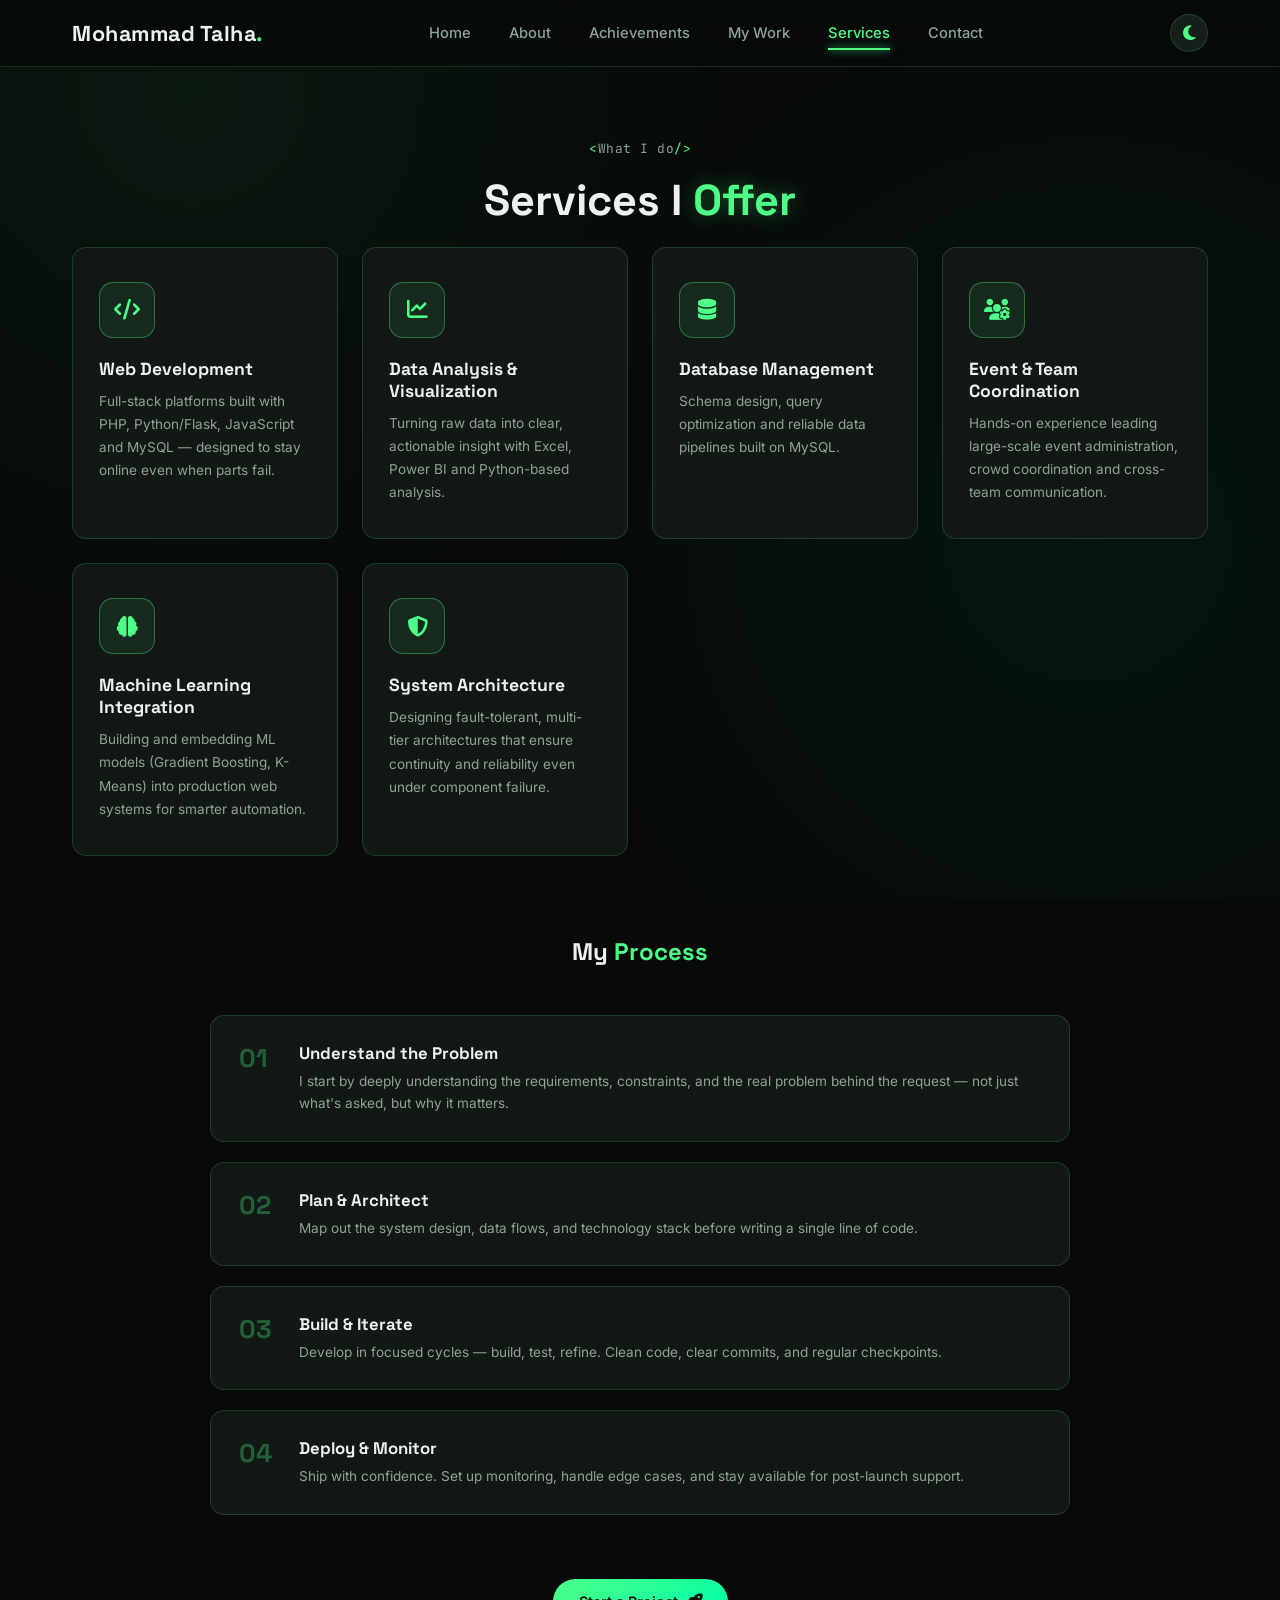
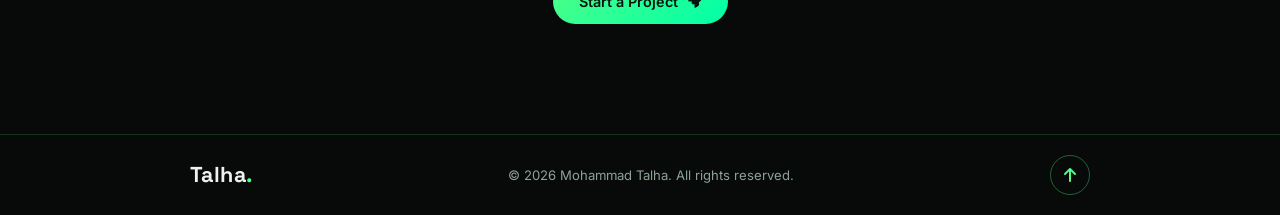
<file: services.html>
<!DOCTYPE html>
<html lang="en">

<head>
  <meta charset="UTF-8">
  <meta name="viewport" content="width=device-width, initial-scale=1.0">
  <title>Services — Mohammad Talha</title>
  <meta name="description"
    content="Services offered by Mohammad Talha — web development, data analysis, database management, and event coordination.">
  <link rel="preconnect" href="https://fonts.googleapis.com">
  <link
    href="https://fonts.googleapis.com/css2?family=Space+Grotesk:wght@400;500;600;700&family=Inter:wght@400;500;600&family=JetBrains+Mono:wght@400;500&display=swap"
    rel="stylesheet">
  <link rel="stylesheet" href="https://cdnjs.cloudflare.com/ajax/libs/font-awesome/6.5.1/css/all.min.css">
  <link rel="stylesheet" href="style.css">
  <link rel="stylesheet" href="transition.css">
  <script>
    if (localStorage.getItem('theme') === 'light') {
      document.documentElement.classList.add('light-mode');
    }
  </script>
  <style>
    .services-page {
      padding-top: 140px;
      padding-bottom: 110px;
    }

    /* ── Process steps ── */
    .process-section {
      max-width: 860px;
      margin: 80px auto 0;
    }

    .process-title {
      font-family: var(--font-display);
      font-size: 1.5rem;
      font-weight: 700;
      text-align: center;
      margin-bottom: 48px;
    }

    .process-title span {
      color: var(--neon);
    }

    .process-steps {
      display: flex;
      flex-direction: column;
      gap: 20px;
    }

    .process-step {
      display: flex;
      align-items: flex-start;
      gap: 24px;
      background: var(--surface);
      border: 1px solid var(--border);
      border-radius: var(--radius);
      padding: 26px 28px;
      transition: border-color .3s ease, transform .3s var(--ease);
    }

    .process-step:hover {
      border-color: var(--border-strong);
      transform: translateX(6px);
    }

    .step-num {
      font-family: var(--font-display);
      font-size: 1.6rem;
      font-weight: 700;
      color: var(--neon);
      opacity: .3;
      min-width: 36px;
      transition: opacity .3s ease;
    }

    .process-step:hover .step-num {
      opacity: 1;
    }

    .step-body h3 {
      font-family: var(--font-display);
      font-size: 1.05rem;
      margin-bottom: 6px;
    }

    .step-body p {
      font-size: .85rem;
      color: var(--muted);
      line-height: 1.65;
    }
  </style>
</head>

<body>

  <!-- ── Page Transition Bar ── -->
  <div id="pageLoader"></div>
  <div id="pageOverlay"></div>

  <!-- ================= NAVBAR ================= -->
  <header class="navbar scrolled" id="navbar">
    <div class="nav-inner">
      <a href="index.html" class="logo">Mohammad Talha<span>.</span></a>

      <nav class="nav-links" id="navLinks">
        <a href="index.html" class="nav-link">Home</a>
        <a href="about.html" class="nav-link">About</a>
        <a href="achievements.html" class="nav-link">Achievements</a>
        <a href="portfolio.html" class="nav-link">My Work</a>
        <a href="services.html" class="nav-link active">Services</a>
        <a href="contact.html" class="nav-link">Contact</a>
      </nav>

      <button class="nav-toggle" id="navToggle" aria-label="Toggle menu">
        <span></span><span></span><span></span>
      </button>
    </div>
  </header>

  <!-- ================= SERVICES ================= -->
  <main class="services-page">
    <div class="section-inner">

      <p class="eyebrow center"><span class="bracket">&lt;</span>What I do<span class="bracket">/&gt;</span></p>
      <h1 class="section-title center">Services I <span class="glow-text">Offer</span></h1>

      <div class="services-grid">
        <div class="service-card reveal">
          <div class="service-icon"><i class="fa-solid fa-code"></i></div>
          <h3>Web Development</h3>
          <p>Full-stack platforms built with PHP, Python/Flask, JavaScript and MySQL — designed to stay online even when
            parts fail.</p>
        </div>
        <div class="service-card reveal" style="--delay:.08s">
          <div class="service-icon"><i class="fa-solid fa-chart-line"></i></div>
          <h3>Data Analysis &amp; Visualization</h3>
          <p>Turning raw data into clear, actionable insight with Excel, Power BI and Python-based analysis.</p>
        </div>
        <div class="service-card reveal" style="--delay:.16s">
          <div class="service-icon"><i class="fa-solid fa-database"></i></div>
          <h3>Database Management</h3>
          <p>Schema design, query optimization and reliable data pipelines built on MySQL.</p>
        </div>
        <div class="service-card reveal" style="--delay:.24s">
          <div class="service-icon"><i class="fa-solid fa-users-gear"></i></div>
          <h3>Event &amp; Team Coordination</h3>
          <p>Hands-on experience leading large-scale event administration, crowd coordination and cross-team
            communication.</p>
        </div>
        <div class="service-card reveal" style="--delay:.32s">
          <div class="service-icon"><i class="fa-solid fa-brain"></i></div>
          <h3>Machine Learning Integration</h3>
          <p>Building and embedding ML models (Gradient Boosting, K-Means) into production web systems for smarter
            automation.</p>
        </div>
        <div class="service-card reveal" style="--delay:.4s">
          <div class="service-icon"><i class="fa-solid fa-shield-halved"></i></div>
          <h3>System Architecture</h3>
          <p>Designing fault-tolerant, multi-tier architectures that ensure continuity and reliability even under
            component failure.</p>
        </div>
      </div>

      <!-- Process section -->
      <div class="process-section">
        <h2 class="process-title">My <span>Process</span></h2>
        <div class="process-steps">
          <div class="process-step reveal">
            <span class="step-num">01</span>
            <div class="step-body">
              <h3>Understand the Problem</h3>
              <p>I start by deeply understanding the requirements, constraints, and the real problem behind the request
                — not just what's asked, but why it matters.</p>
            </div>
          </div>
          <div class="process-step reveal" style="--delay:.08s">
            <span class="step-num">02</span>
            <div class="step-body">
              <h3>Plan &amp; Architect</h3>
              <p>Map out the system design, data flows, and technology stack before writing a single line of code.</p>
            </div>
          </div>
          <div class="process-step reveal" style="--delay:.16s">
            <span class="step-num">03</span>
            <div class="step-body">
              <h3>Build &amp; Iterate</h3>
              <p>Develop in focused cycles — build, test, refine. Clean code, clear commits, and regular checkpoints.
              </p>
            </div>
          </div>
          <div class="process-step reveal" style="--delay:.24s">
            <span class="step-num">04</span>
            <div class="step-body">
              <h3>Deploy &amp; Monitor</h3>
              <p>Ship with confidence. Set up monitoring, handle edge cases, and stay available for post-launch support.
              </p>
            </div>
          </div>
        </div>
      </div>

      <div style="display:flex; justify-content:center; margin-top:64px;" class="reveal">
        <a href="contact.html" class="btn btn-primary">
          <span>Start a Project</span>
          <i class="fa-solid fa-rocket"></i>
        </a>
      </div>

    </div>
  </main>

  <!-- ================= FOOTER ================= -->
  <footer class="footer">
    <div class="section-inner footer-inner">
      <a href="index.html" class="logo">Talha<span>.</span></a>
      <p>&copy; <span id="year"></span> Mohammad Talha. All rights reserved.</p>
      <a href="#" class="back-to-top" aria-label="Back to top"><i class="fa-solid fa-arrow-up"></i></a>
    </div>
  </footer>

  <script>
    document.getElementById('year').textContent = new Date().getFullYear();

    const navToggle = document.getElementById('navToggle');
    const navLinks = document.getElementById('navLinks');
    navToggle.addEventListener('click', () => {
      navToggle.classList.toggle('open');
      navLinks.classList.toggle('open');
    });

    const revealEls = document.querySelectorAll('.reveal');
    const revealObs = new IntersectionObserver(entries => {
      entries.forEach(e => { if (e.isIntersecting) { e.target.classList.add('in-view'); revealObs.unobserve(e.target); } });
    }, { threshold: 0.1 });
    revealEls.forEach(el => revealObs.observe(el));
  </script>
  <script src="transition.js"></script>
</body>

</html>
</file>
<file: style.css>
/* =========================================================
   TOKENS
========================================================= */
:root {
  --bg: #070a09;
  --bg-soft: #0d1310;
  --surface: #121915;
  --surface-2: #161f1a;
  --border: rgba(94, 255, 141, 0.16);
  --border-strong: rgba(94, 255, 141, 0.35);

  --neon: #4dff88;
  --neon-2: #00ffa8;
  --neon-dim: #2e8f57;

  --text: #eef1ee;
  --muted: #8ea295;
  --muted-2: #5f7268;

  --font-display: 'Space Grotesk', sans-serif;
  --font-body: 'Inter', sans-serif;
  --font-mono: 'JetBrains Mono', monospace;

  --radius: 14px;
  --ease: cubic-bezier(.22, 1, .36, 1);
}

* {
  margin: 0;
  padding: 0;
  box-sizing: border-box;
}

html {
  scroll-behavior: smooth;
}

body {
  background: var(--bg);
  color: var(--text);
  font-family: var(--font-body);
  overflow-x: hidden;
  position: relative;
}

/* subtle scanline / grid atmosphere across the whole page */
body::before {
  content: "";
  position: fixed;
  inset: 0;
  background-image:
    radial-gradient(circle at 15% 10%, rgba(77, 255, 136, 0.06), transparent 40%),
    radial-gradient(circle at 85% 60%, rgba(0, 255, 168, 0.05), transparent 45%);
  pointer-events: none;
  z-index: 0;
}

::selection {
  background: var(--neon);
  color: #031006;
}

a {
  color: inherit;
  text-decoration: none;
}

ul {
  list-style: none;
}

img {
  max-width: 100%;
  display: block;
}

button {
  font-family: inherit;
  border: none;
  background: none;
  cursor: pointer;
  color: inherit;
}

.section-inner {
  max-width: 1200px;
  margin: 0 auto;
  padding: 0 32px;
  position: relative;
  z-index: 1;
}

/* =========================================================
   SCROLLBAR
========================================================= */
::-webkit-scrollbar {
  width: 9px;
}

::-webkit-scrollbar-track {
  background: var(--bg-soft);
}

::-webkit-scrollbar-thumb {
  background: var(--neon-dim);
  border-radius: 10px;
}

::-webkit-scrollbar-thumb:hover {
  background: var(--neon);
}

/* =========================================================
   LOADER
========================================================= */
.loader {
  position: fixed;
  inset: 0;
  background: var(--bg);
  z-index: 999;
  display: flex;
  align-items: center;
  justify-content: center;
  transition: opacity .6s var(--ease), visibility .6s var(--ease);
}

.loader.hidden {
  opacity: 0;
  visibility: hidden;
}

.loader-grid {
  position: absolute;
  inset: 0;
  background-image:
    linear-gradient(rgba(77, 255, 136, .06) 1px, transparent 1px),
    linear-gradient(90deg, rgba(77, 255, 136, .06) 1px, transparent 1px);
  background-size: 42px 42px;
  mask-image: radial-gradient(circle at center, black 0%, transparent 75%);
  animation: gridPan 6s linear infinite;
}

@keyframes gridPan {
  to {
    background-position: 42px 42px;
  }
}

.loader-inner {
  position: relative;
  z-index: 1;
  text-align: center;
  width: min(320px, 80vw);
}

.loader-logo {
  font-family: var(--font-display);
  font-size: 2rem;
  font-weight: 700;
  color: var(--neon);
  text-shadow: 0 0 18px rgba(77, 255, 136, .6);
  margin-bottom: 18px;
  letter-spacing: 1px;
  animation: pulseGlow 1.8s ease-in-out infinite;
}

@keyframes pulseGlow {

  0%,
  100% {
    text-shadow: 0 0 12px rgba(77, 255, 136, .5);
  }

  50% {
    text-shadow: 0 0 28px rgba(77, 255, 136, .9), 0 0 46px rgba(0, 255, 168, .4);
  }
}

.loader-lines {
  font-family: var(--font-mono);
  font-size: .72rem;
  color: var(--muted);
  min-height: 60px;
  text-align: left;
  margin-bottom: 16px;
  line-height: 1.6;
}

.loader-lines span {
  display: block;
  opacity: 0;
  animation: lineIn .3s forwards;
}

.loader-lines .ok {
  color: var(--neon);
}

@keyframes lineIn {
  to {
    opacity: 1;
  }
}

.loader-bar-track {
  width: 100%;
  height: 3px;
  background: var(--surface-2);
  border-radius: 4px;
  overflow: hidden;
  margin-bottom: 10px;
}

.loader-bar-fill {
  height: 100%;
  width: 0%;
  background: linear-gradient(90deg, var(--neon-dim), var(--neon), var(--neon-2));
  box-shadow: 0 0 10px rgba(77, 255, 136, .8);
  transition: width .12s linear;
}

.loader-percent {
  font-family: var(--font-mono);
  font-size: .75rem;
  color: var(--neon);
  letter-spacing: 1px;
}

/* =========================================================
   CURSOR GLOW (decorative, follows pointer in hero)
========================================================= */
.cursor-glow {
  position: fixed;
  top: 0;
  left: 0;
  width: 380px;
  height: 380px;
  background: radial-gradient(circle, rgba(77, 255, 136, .10), transparent 70%);
  border-radius: 50%;
  pointer-events: none;
  transform: translate(-50%, -50%);
  z-index: 0;
  opacity: 0;
  transition: opacity .4s ease;
}

/* =========================================================
   NAVBAR
========================================================= */
.navbar {
  position: fixed;
  top: 0;
  left: 0;
  right: 0;
  z-index: 200;
  padding: 22px 0;
  transition: background .35s ease, padding .35s ease, border-color .35s ease;
  border-bottom: 1px solid transparent;
}

.navbar.scrolled {
  background: rgba(7, 10, 9, 0.85);
  backdrop-filter: blur(14px);
  padding: 14px 0;
  border-bottom: 1px solid var(--border);
}

.nav-inner {
  max-width: 1200px;
  margin: 0 auto;
  padding: 0 32px;
  display: flex;
  align-items: center;
  justify-content: space-between;
}

.logo {
  font-family: var(--font-display);
  font-size: 1.35rem;
  font-weight: 700;
  letter-spacing: .5px;
}

.logo span {
  color: var(--neon);
}

.nav-links {
  display: flex;
  gap: 38px;
}

.nav-link {
  font-size: .92rem;
  font-weight: 500;
  color: var(--muted);
  position: relative;
  padding: 4px 0;
  transition: color .25s ease;
}

.nav-link::after {
  content: "";
  position: absolute;
  left: 0;
  bottom: -4px;
  width: 0;
  height: 2px;
  background: var(--neon);
  box-shadow: 0 0 8px var(--neon);
  transition: width .3s var(--ease);
}

.nav-link:hover,
.nav-link.active {
  color: var(--neon);
}

.nav-link:hover::after,
.nav-link.active::after {
  width: 100%;
}

.nav-toggle {
  display: none;
  flex-direction: column;
  gap: 5px;
  width: 26px;
}

.nav-toggle span {
  height: 2px;
  background: var(--text);
  border-radius: 2px;
  transition: transform .3s ease, opacity .3s ease, background .3s ease;
}

.nav-toggle.open span {
  background: var(--neon);
}

.nav-toggle.open span:nth-child(1) {
  transform: translateY(7px) rotate(45deg);
}

.nav-toggle.open span:nth-child(2) {
  opacity: 0;
}

.nav-toggle.open span:nth-child(3) {
  transform: translateY(-7px) rotate(-45deg);
}

/* =========================================================
   BUTTONS
========================================================= */
.btn {
  display: inline-flex;
  align-items: center;
  gap: 10px;
  font-family: var(--font-body);
  font-weight: 600;
  font-size: .9rem;
  padding: 14px 26px;
  border-radius: 40px;
  transition: transform .25s var(--ease), box-shadow .25s ease, background .25s ease, color .25s ease;
}

.btn-primary {
  background: linear-gradient(135deg, var(--neon), var(--neon-2));
  color: #04150b;
  box-shadow: 0 0 0 rgba(77, 255, 136, 0);
}

.btn-primary:hover {
  transform: translateY(-3px);
  box-shadow: 0 10px 30px rgba(77, 255, 136, .35);
}

.btn-outline {
  border: 1px solid var(--border-strong);
  color: var(--neon);
  margin-top: 8px;
}

.btn-outline:hover {
  background: rgba(77, 255, 136, .08);
  transform: translateY(-3px);
}

.btn.full {
  width: 100%;
  justify-content: center;
}

/* =========================================================
   HERO
========================================================= */
.hero {
  min-height: 100vh;
  display: flex;
  align-items: center;
  position: relative;
  padding-top: 110px;
  padding-bottom: 60px;
}

.hero-inner {
  max-width: 1200px;
  margin: 0 auto;
  padding: 0 32px;
  display: grid;
  grid-template-columns: 1.05fr .95fr;
  gap: 40px;
  align-items: center;
  position: relative;
  z-index: 1;
}

.eyebrow {
  font-family: var(--font-mono);
  font-size: .8rem;
  color: var(--muted);
  letter-spacing: .5px;
  margin-bottom: 18px;
}

.eyebrow .bracket {
  color: var(--neon);
}

.eyebrow.center {
  text-align: center;
}

.hero-name {
  font-family: var(--font-display);
  font-size: clamp(2.6rem, 5.2vw, 4.2rem);
  font-weight: 700;
  line-height: 1.05;
  margin-bottom: 10px;
}

.hero-role {
  font-family: var(--font-display);
  font-size: clamp(1.3rem, 2.4vw, 1.8rem);
  font-weight: 600;
  color: var(--text);
  margin-bottom: 22px;
  min-height: 1.4em;
}

.typed {
  color: var(--neon);
  text-shadow: 0 0 16px rgba(77, 255, 136, .5);
}

.cursor-blink {
  color: var(--neon);
  animation: blink 1s step-end infinite;
}

@keyframes blink {
  50% {
    opacity: 0;
  }
}

.hero-desc {
  color: var(--muted);
  font-size: 1rem;
  line-height: 1.75;
  max-width: 480px;
  margin-bottom: 32px;
}

.hero-actions {
  display: flex;
  align-items: center;
  gap: 28px;
  flex-wrap: wrap;
}

.social-row {
  display: flex;
  gap: 12px;
}

.social-icon {
  width: 42px;
  height: 42px;
  border: 1px solid var(--border-strong);
  border-radius: 50%;
  display: flex;
  align-items: center;
  justify-content: center;
  color: var(--neon);
  font-size: .95rem;
  transition: background .25s ease, color .25s ease, transform .25s ease, box-shadow .25s ease;
}

.social-icon:hover {
  background: var(--neon);
  color: #04150b;
  transform: translateY(-4px) scale(1.06);
  box-shadow: 0 8px 22px rgba(77, 255, 136, .4);
}

/* hero photo / orbit signature element */
.hero-photo {
  position: relative;
  width: 100%;
  max-width: 420px;
  aspect-ratio: 1/1;
  margin: 0 auto;
  display: flex;
  align-items: center;
  justify-content: center;
}

.orbit-ring {
  position: absolute;
  inset: 0;
  border-radius: 50%;
  border: 1.5px solid var(--border-strong);
  border-top-color: transparent;
  border-right-color: transparent;
  animation: spin 12s linear infinite;
}

.orbit-ring.ring-2 {
  inset: 22px;
  border-color: rgba(0, 255, 168, .28);
  border-bottom-color: transparent;
  border-left-color: transparent;
  animation: spinReverse 9s linear infinite;
}

@keyframes spin {
  to {
    transform: rotate(360deg);
  }
}

@keyframes spinReverse {
  to {
    transform: rotate(-360deg);
  }
}

.orbit-dot {
  position: absolute;
  top: 0;
  left: 50%;
  width: 10px;
  height: 10px;
  margin-left: -5px;
  background: var(--neon);
  border-radius: 50%;
  box-shadow: 0 0 14px 4px rgba(77, 255, 136, .7);
  animation: orbitTravel 12s linear infinite;
}

@keyframes orbitTravel {
  from {
    transform: rotate(0deg) translateY(0);
  }

  to {
    transform: rotate(360deg) translateY(0);
  }
}

.photo-frame {
  position: relative;
  width: 78%;
  height: 78%;
  border-radius: 50%;
  overflow: hidden;
  border: 2px solid var(--border);
  box-shadow: 0 0 60px rgba(77, 255, 136, .15), inset 0 0 40px rgba(0, 0, 0, .4);
}

.photo-frame img {
  width: 100%;
  height: 100%;
  object-fit: cover;
  filter: grayscale(15%) contrast(1.05);
}

.floating-chip {
  position: absolute;
  background: rgba(13, 19, 16, .9);
  border: 1px solid var(--border-strong);
  backdrop-filter: blur(6px);
  padding: 9px 16px;
  border-radius: 30px;
  font-family: var(--font-mono);
  font-size: .72rem;
  color: var(--neon);
  display: flex;
  align-items: center;
  gap: 8px;
  animation: floatChip 4s ease-in-out infinite;
}

.chip-1 {
  top: 8%;
  left: -6%;
  animation-delay: 0s;
}

.chip-2 {
  bottom: 10%;
  right: -8%;
  animation-delay: 1.4s;
}

@keyframes floatChip {

  0%,
  100% {
    transform: translateY(0);
  }

  50% {
    transform: translateY(-10px);
  }
}

.scroll-cue {
  position: absolute;
  bottom: 28px;
  left: 50%;
  transform: translateX(-50%);
  display: flex;
  flex-direction: column;
  align-items: center;
  gap: 6px;
  font-family: var(--font-mono);
  font-size: .68rem;
  letter-spacing: 2px;
  color: var(--muted);
  text-transform: uppercase;
  animation: bob 2.4s ease-in-out infinite;
}

@keyframes bob {

  0%,
  100% {
    transform: translate(-50%, 0);
  }

  50% {
    transform: translate(-50%, 8px);
  }
}

/* =========================================================
   REVEAL ON SCROLL
========================================================= */
.reveal {
  opacity: 0;
  transform: translateY(28px);
  transition: opacity .8s var(--ease), transform .8s var(--ease);
  transition-delay: var(--delay, 0s);
}

.reveal.in-view {
  opacity: 1;
  transform: translateY(0);
}

/* =========================================================
   SHARED SECTION TITLES
========================================================= */
.section-title {
  font-family: var(--font-display);
  font-size: clamp(1.9rem, 3.4vw, 2.7rem);
  font-weight: 700;
  line-height: 1.2;
  margin-bottom: 20px;
}

.section-title.center {
  text-align: center;
  margin-left: auto;
  margin-right: auto;
  max-width: 640px;
}

.glow-text {
  color: var(--neon);
  text-shadow: 0 0 20px rgba(77, 255, 136, .35);
}

.section-desc {
  color: var(--muted);
  line-height: 1.75;
  max-width: 520px;
  margin-bottom: 28px;
}

section {
  padding: 110px 0;
  position: relative;
  z-index: 1;
}

/* =========================================================
   ABOUT
========================================================= */
.about-grid {
  display: grid;
  grid-template-columns: .8fr 1.2fr;
  gap: 70px;
  align-items: center;
}


.about-badge {
  position: absolute;
  bottom: -24px;
  right: -24px;
  background: var(--surface);
  border: 1px solid var(--border-strong);
  border-radius: var(--radius);
  padding: 18px 22px;
  text-align: center;
  box-shadow: 0 10px 30px rgba(0, 0, 0, .5);
}

.badge-num {
  font-family: var(--font-display);
  font-size: 1.8rem;
  font-weight: 700;
  color: var(--neon);
}

.about-badge span:nth-child(2) {
  font-family: var(--font-display);
  font-size: 1.2rem;
  color: var(--neon);
}

.about-badge p {
  font-size: .7rem;
  color: var(--muted);
  margin-top: 4px;
}

.about-stats {
  display: flex;
  gap: 36px;
  margin: 8px 0 32px;
  flex-wrap: wrap;
}

.stat-num {
  font-family: var(--font-display);
  font-size: 2rem;
  font-weight: 700;
  color: var(--neon);
}

.stat-plus {
  font-family: var(--font-display);
  color: var(--neon);
  font-weight: 700;
  font-size: 1.2rem;
}

.stat p {
  font-size: .78rem;
  color: var(--muted);
  margin-top: 4px;
}

.skills {
  display: flex;
  flex-direction: column;
  gap: 16px;
  margin-bottom: 30px;
  max-width: 440px;
}

.skill-head {
  display: flex;
  justify-content: space-between;
  font-size: .82rem;
  margin-bottom: 6px;
  color: var(--text);
}

.skill-track {
  height: 6px;
  background: var(--surface-2);
  border-radius: 6px;
  overflow: hidden;
}

.skill-fill {
  height: 100%;
  width: 0%;
  background: linear-gradient(90deg, var(--neon-dim), var(--neon));
  box-shadow: 0 0 8px rgba(77, 255, 136, .6);
  border-radius: 6px;
  transition: width 1.2s var(--ease);
}

/* =========================================================
   WORK / PORTFOLIO
========================================================= */
.work-filters {
  display: flex;
  justify-content: center;
  gap: 10px;
  margin-bottom: 46px;
  flex-wrap: wrap;
}

.filter-btn {
  font-family: var(--font-mono);
  font-size: .78rem;
  color: var(--muted);
  border: 1px solid var(--border);
  padding: 9px 20px;
  border-radius: 30px;
  transition: all .25s ease;
}

.filter-btn:hover {
  color: var(--neon);
  border-color: var(--border-strong);
}

.filter-btn.active {
  background: var(--neon);
  color: #04150b;
  border-color: var(--neon);
}

.work-grid {
  display: grid;
  grid-template-columns: repeat(3, 1fr);
  gap: 28px;
}

.work-card {
  background: var(--surface);
  border: 1px solid var(--border);
  border-radius: var(--radius);
  overflow: hidden;
  transition: transform .4s var(--ease), border-color .4s ease, box-shadow .4s ease;
}

.work-card:hover {
  transform: translateY(-8px);
  border-color: var(--border-strong);
  box-shadow: 0 20px 46px rgba(0, 0, 0, .5), 0 0 0 1px rgba(77, 255, 136, .08);
}

.work-card.hide {
  display: none;
}

.work-media {
  position: relative;
  overflow: hidden;
  aspect-ratio: 4/3;
}

.work-media img {
  width: 100%;
  height: 100%;
  object-fit: cover;
  transition: transform .6s var(--ease);
}

.work-card:hover .work-media img {
  transform: scale(1.08);
}

.work-overlay {
  position: absolute;
  inset: 0;
  background: linear-gradient(0deg, rgba(7, 10, 9, .9), rgba(7, 10, 9, .1));
  display: flex;
  align-items: center;
  justify-content: center;
  opacity: 0;
  transition: opacity .35s ease;
}

.work-card:hover .work-overlay {
  opacity: 1;
}

.work-link {
  width: 52px;
  height: 52px;
  border-radius: 50%;
  background: var(--neon);
  color: #04150b;
  display: flex;
  align-items: center;
  justify-content: center;
  transform: translateY(14px) scale(.9);
  transition: transform .35s var(--ease);
  box-shadow: 0 0 24px rgba(77, 255, 136, .5);
}

.work-card:hover .work-link {
  transform: translateY(0) scale(1);
}

.work-info {
  padding: 22px;
}

.work-tag {
  font-family: var(--font-mono);
  font-size: .68rem;
  color: var(--neon);
  letter-spacing: .5px;
  text-transform: uppercase;
}

.work-info h3 {
  font-family: var(--font-display);
  font-size: 1.15rem;
  margin: 8px 0 6px;
}

.work-info p {
  font-size: .85rem;
  color: var(--muted);
  line-height: 1.6;
  margin-bottom: 16px;
}

/* Card details button */
.btn-details {
  display: inline-flex;
  align-items: center;
  gap: 8px;
  font-size: .82rem;
  font-weight: 600;
  color: var(--neon);
  margin-top: auto;
  transition: color .25s ease;
  position: relative;
  width: fit-content;
}

.btn-details i {
  transition: transform .25s var(--ease);
}

.btn-details:hover {
  color: var(--neon-2);
}

.btn-details:hover i {
  transform: translateX(4px);
}

/* --- Work Media Carousel --- */
.work-media {
  position: relative;
  overflow: hidden;
  aspect-ratio: 4/3;
}

.carousel {
  width: 100%;
  height: 100%;
  position: relative;
}

.carousel-track {
  width: 100%;
  height: 100%;
  position: relative;
}

.carousel-img {
  position: absolute;
  top: 0;
  left: 0;
  width: 100%;
  height: 100%;
  object-fit: cover;
  opacity: 0;
  transition: opacity 0.5s ease-in-out;
  z-index: 1;
}

.carousel-img.active {
  opacity: 1;
  z-index: 2;
}

/* Carousel controls */
.carousel-arrow {
  position: absolute;
  top: 50%;
  transform: translateY(-50%);
  width: 34px;
  height: 34px;
  border-radius: 50%;
  background: rgba(7, 10, 9, 0.75);
  border: 1px solid var(--border);
  color: var(--neon);
  display: flex;
  align-items: center;
  justify-content: center;
  cursor: pointer;
  z-index: 10;
  opacity: 0;
  transition: all 0.3s ease;
}

.carousel-arrow:hover {
  background: var(--neon);
  color: #04150b;
  box-shadow: 0 0 12px var(--neon);
  border-color: var(--neon);
}

.prev-arrow {
  left: 12px;
}

.next-arrow {
  right: 12px;
}

.work-card:hover .carousel-arrow {
  opacity: 1;
}

.carousel-dots {
  position: absolute;
  bottom: 12px;
  left: 50%;
  transform: translateX(-50%);
  display: flex;
  gap: 6px;
  z-index: 10;
  opacity: 0;
  transition: opacity 0.3s ease;
}

.work-card:hover .carousel-dots {
  opacity: 1;
}

.carousel-dot {
  width: 8px;
  height: 8px;
  border-radius: 50%;
  background: rgba(255, 255, 255, 0.35);
  cursor: pointer;
  transition: all 0.3s ease;
}

.carousel-dot.active {
  background: var(--neon);
  box-shadow: 0 0 8px var(--neon);
  transform: scale(1.15);
}

/* Adjust overlay and link button */
.work-overlay {
  z-index: 5;
}

.work-link {
  z-index: 6;
}


/* =========================================================
   PROJECT DETAILS MODAL (Glassmorphic)
========================================================= */
.project-modal {
  position: fixed;
  inset: 0;
  z-index: 500;
  display: flex;
  align-items: center;
  justify-content: center;
  opacity: 0;
  visibility: hidden;
  transition: opacity .4s var(--ease), visibility .4s var(--ease);
  padding: 24px;
}

.project-modal.active {
  opacity: 1;
  visibility: visible;
}

.modal-backdrop {
  position: absolute;
  inset: 0;
  background: rgba(3, 5, 4, 0.78);
  backdrop-filter: blur(12px);
  -webkit-backdrop-filter: blur(12px);
}

.modal-content {
  position: relative;
  width: min(960px, 100%);
  max-height: 85vh;
  background: rgba(18, 25, 21, 0.92);
  border: 1px solid var(--border-strong);
  border-radius: var(--radius);
  box-shadow: 0 24px 60px rgba(0, 0, 0, 0.8), 0 0 40px rgba(77, 255, 136, 0.05);
  z-index: 10;
  overflow-y: auto;
  transform: scale(0.96);
  transition: transform .4s var(--ease);
}

.project-modal.active .modal-content {
  transform: scale(1);
}

.modal-close {
  position: absolute;
  top: 20px;
  right: 20px;
  width: 40px;
  height: 40px;
  border-radius: 50%;
  border: 1px solid var(--border);
  background: rgba(13, 19, 16, 0.8);
  color: var(--muted);
  display: flex;
  align-items: center;
  justify-content: center;
  font-size: 1.1rem;
  z-index: 20;
  transition: all .25s ease;
}

.modal-close:hover {
  color: var(--neon);
  border-color: var(--neon);
  transform: rotate(90deg);
  background: rgba(77, 255, 136, 0.08);
}

.modal-body-grid {
  display: grid;
  grid-template-columns: 1.15fr 0.85fr;
}

@media (max-width: 768px) {
  .modal-body-grid {
    grid-template-columns: 1fr;
  }
}

/* Modal Media Section */
.modal-media-side {
  position: relative;
  background: #040605;
  border-right: 1px solid var(--border);
  min-height: 380px;
  display: flex;
  align-items: center;
}

@media (max-width: 768px) {
  .modal-media-side {
    border-right: none;
    border-bottom: 1px solid var(--border);
    min-height: 280px;
  }
}

.modal-carousel {
  width: 100%;
  height: 100%;
  position: relative;
  aspect-ratio: 4/3;
  overflow: hidden;
}

.modal-carousel-track {
  width: 100%;
  height: 100%;
  position: relative;
}

.modal-carousel-img {
  position: absolute;
  top: 0;
  left: 0;
  width: 100%;
  height: 100%;
  object-fit: contain;
  background: #040605;
  opacity: 0;
  transition: opacity 0.4s ease-in-out;
  z-index: 1;
}

.modal-carousel-img.active {
  opacity: 1;
  z-index: 2;
}

.modal-carousel-arrow {
  position: absolute;
  top: 50%;
  transform: translateY(-50%);
  width: 40px;
  height: 40px;
  border-radius: 50%;
  background: rgba(7, 10, 9, 0.7);
  border: 1px solid var(--border);
  color: var(--neon);
  display: flex;
  align-items: center;
  justify-content: center;
  cursor: pointer;
  z-index: 10;
  transition: all .25s ease;
}

.modal-carousel-arrow:hover {
  background: var(--neon);
  color: #04150b;
  box-shadow: 0 0 12px var(--neon);
}

.modal-prev {
  left: 16px;
}

.modal-next {
  right: 16px;
}

.modal-carousel-dots {
  position: absolute;
  bottom: 16px;
  left: 50%;
  transform: translateX(-50%);
  display: flex;
  gap: 8px;
  z-index: 10;
}

.modal-carousel-dot {
  width: 8px;
  height: 8px;
  border-radius: 50%;
  background: rgba(255, 255, 255, 0.3);
  cursor: pointer;
  transition: all .25s ease;
}

.modal-carousel-dot.active {
  background: var(--neon);
  box-shadow: 0 0 8px var(--neon);
  transform: scale(1.2);
}

/* Modal Info Section */
.modal-info-side {
  padding: 40px 32px;
  display: flex;
  flex-direction: column;
  overflow-y: auto;
}

@media (max-width: 480px) {
  .modal-info-side {
    padding: 30px 20px;
  }
}

.modal-info-side h2 {
  font-family: var(--font-display);
  font-size: 1.6rem;
  font-weight: 700;
  margin: 10px 0 14px;
  line-height: 1.25;
}

.modal-summary {
  font-size: .92rem;
  color: var(--text);
  line-height: 1.65;
  margin-bottom: 24px;
}

.modal-details-section h4 {
  font-family: var(--font-display);
  font-size: .85rem;
  letter-spacing: .5px;
  text-transform: uppercase;
  color: var(--neon);
  margin-bottom: 12px;
}

.modal-bullets {
  display: flex;
  flex-direction: column;
  gap: 10px;
  margin-bottom: 32px;
}

.modal-bullets li {
  font-size: .85rem;
  line-height: 1.6;
  color: var(--muted);
  position: relative;
  padding-left: 18px;
}

.modal-bullets li::before {
  content: "→";
  position: absolute;
  left: 0;
  top: 0;
  color: var(--neon);
  font-weight: 700;
}

.modal-actions {
  display: flex;
  gap: 12px;
  flex-wrap: wrap;
  margin-top: auto;
  padding-top: 16px;
  border-top: 1px solid var(--border);
}


/* =========================================================
   SERVICES
========================================================= */
.services-grid {
  display: grid;
  grid-template-columns: repeat(4, 1fr);
  gap: 24px;
}

.service-card {
  background: var(--surface);
  border: 1px solid var(--border);
  border-radius: var(--radius);
  padding: 34px 26px;
  transition: transform .35s var(--ease), border-color .35s ease, box-shadow .35s ease;
}

.service-card:hover {
  transform: translateY(-8px);
  border-color: var(--border-strong);
  box-shadow: 0 18px 40px rgba(0, 0, 0, .5);
}

.service-icon {
  width: 56px;
  height: 56px;
  border-radius: 14px;
  background: rgba(77, 255, 136, .08);
  border: 1px solid var(--border-strong);
  display: flex;
  align-items: center;
  justify-content: center;
  color: var(--neon);
  font-size: 1.3rem;
  margin-bottom: 20px;
  transition: background .3s ease, color .3s ease, transform .3s ease;
}

.service-card:hover .service-icon {
  background: var(--neon);
  color: #04150b;
  transform: rotate(-8deg) scale(1.08);
}

.service-card h3 {
  font-family: var(--font-display);
  font-size: 1.1rem;
  margin-bottom: 10px;
}

.service-card p {
  font-size: .85rem;
  color: var(--muted);
  line-height: 1.7;
}

/* =========================================================
   CONTACT
========================================================= */
.contact-grid {
  display: grid;
  grid-template-columns: .9fr 1.1fr;
  gap: 60px;
  align-items: start;
}

.contact-list {
  display: flex;
  flex-direction: column;
  gap: 14px;
  margin: 26px 0 30px;
}

.contact-list li {
  display: flex;
  align-items: center;
  gap: 12px;
  color: var(--muted);
  font-size: .92rem;
}

.contact-list i {
  color: var(--neon);
  width: 18px;
}

.contact-form {
  background: var(--surface);
  border: 1px solid var(--border);
  border-radius: var(--radius);
  padding: 36px;
  display: flex;
  flex-direction: column;
  gap: 22px;
}

.form-row {
  display: grid;
  grid-template-columns: 1fr 1fr;
  gap: 22px;
}

.form-field {
  position: relative;
}

.form-field input,
.form-field textarea {
  width: 100%;
  background: var(--bg-soft);
  border: 1px solid var(--border);
  border-radius: 10px;
  padding: 16px 14px 8px;
  font-family: var(--font-body);
  color: var(--text);
  font-size: .92rem;
  resize: vertical;
  transition: border-color .25s ease, box-shadow .25s ease;
}

.form-field input:focus,
.form-field textarea:focus {
  outline: none;
  border-color: var(--neon);
  box-shadow: 0 0 0 3px rgba(77, 255, 136, .12);
}

.form-field label {
  position: absolute;
  left: 14px;
  top: 15px;
  font-size: .92rem;
  color: var(--muted-2);
  pointer-events: none;
  transition: all .2s ease;
}

.form-field input:focus+label,
.form-field input:not(:placeholder-shown)+label,
.form-field textarea:focus+label,
.form-field textarea:not(:placeholder-shown)+label {
  top: 6px;
  font-size: .68rem;
  color: var(--neon);
}

.form-field textarea {
  min-height: 120px;
}

.form-submit.sent {
  pointer-events: none;
}

/* =========================================================
   FOOTER
========================================================= */
.footer {
  padding: 20px 0;
  border-top: 1px solid var(--border);
}

.footer-inner {
  display: flex;
  align-items: center;
  justify-content: space-around;
  gap: 20px;
  flex-wrap: wrap;
}

.footer-inner p {
  color: var(--muted);
  font-size: .82rem;
}

.back-to-top {
  width: 40px;
  height: 40px;
  border-radius: 50%;
  border: 1px solid var(--border-strong);
  display: flex;
  align-items: center;
  justify-content: center;
  color: var(--neon);
  transition: background .25s ease, color .25s ease, transform .25s ease;
}

.back-to-top:hover {
  background: var(--neon);
  color: #04150b;
  transform: translateY(-4px);
}

/* =========================================================
   RESPONSIVE
========================================================= */
@media (max-width: 980px) {
  .hero-inner {
    grid-template-columns: 1fr;
    text-align: center;
  }

  .hero-desc {
    margin-left: auto;
    margin-right: auto;
  }

  .hero-actions {
    justify-content: center;
  }

  .hero-photo {
    order: -1;
    max-width: 320px;
  }

  .about-grid {
    grid-template-columns: 1fr;
  }

  .about-photo {
    max-width: 340px;
    margin: 0 auto 50px;
  }

  .work-grid {
    grid-template-columns: repeat(2, 1fr);
  }

  .services-grid {
    grid-template-columns: repeat(2, 1fr);
  }

  .contact-grid {
    grid-template-columns: 1fr;
  }
}

@media (max-width: 720px) {
  .nav-links {
    position: fixed;
    top: 0;
    right: 0;
    height: 100vh;
    width: min(280px, 80vw);
    background: rgba(7, 10, 9, .98);
    border-left: 1px solid var(--border);
    flex-direction: column;
    justify-content: center;
    align-items: center;
    gap: 30px;
    transform: translateX(100%);
    transition: transform .4s var(--ease);
  }

  .nav-links.open {
    transform: translateX(0);
  }

  .nav-toggle {
    display: flex;
  }

  .work-grid {
    grid-template-columns: 1fr;
  }

  .services-grid {
    grid-template-columns: 1fr;
  }

  .form-row {
    grid-template-columns: 1fr;
  }

  .about-badge {
    right: 10px;
  }
}

@media (prefers-reduced-motion: reduce) {
  * {
    animation-duration: 0.001ms !important;
    animation-iteration-count: 1 !important;
    transition-duration: 0.001ms !important;
  }
}

/* =========================================================
   LIGHT / DARK THEME SYSTEM
========================================================= */
:root.light-mode {
  --bg: #f8fafc;
  --bg-soft: #f1f5f9;
  --surface: #ffffff;
  --surface-2: #e2e8f0;
  --border: rgba(15, 23, 42, 0.08);
  --border-strong: rgba(15, 23, 42, 0.16);

  --neon: #0d9488;       /* Teal-cyan color for primary elements */
  --neon-2: #0284c7;     /* Sky blue color for secondary elements */
  --neon-dim: #0f766e;   /* Darker teal for dim/hover states */

  --text: #0f172a;
  --muted: #475569;
  --muted-2: #64748b;
}

/* Light mode specific selections */
.light-mode ::selection {
  background: var(--neon);
  color: #ffffff;
}

/* Adjust scrollbar colors in light mode */
.light-mode ::-webkit-scrollbar-thumb {
  background: #cbd5e1;
}
.light-mode ::-webkit-scrollbar-thumb:hover {
  background: var(--neon);
}
.light-mode ::-webkit-scrollbar-track {
  background: var(--bg-soft);
}

/* Adjust body gradient glow in light mode */
.light-mode body::before {
  background-image:
    radial-gradient(circle at 15% 10%, rgba(13, 148, 136, 0.04), transparent 40%),
    radial-gradient(circle at 85% 60%, rgba(2, 132, 199, 0.03), transparent 45%);
}

/* Adjust scrolled navbar background in light mode */
.light-mode .navbar.scrolled {
  background: rgba(248, 250, 252, 0.85);
  border-bottom: 1px solid var(--border);
}

/* Glow text and title tweaks */
.light-mode .glow-text {
  text-shadow: 0 0 8px rgba(13, 148, 136, 0.2);
}

/* Soft shadows for cards and sections on hover */
.light-mode .event-entry:hover,
.light-mode .award-card:hover,
.light-mode .service-card:hover,
.light-mode .work-card:hover,
.light-mode .about-card:hover,
.light-mode .experience-card:hover {
  box-shadow: 0 15px 40px rgba(15, 23, 42, 0.08);
}

/* Glassmorphism adjustments for cards / buttons in light mode */
.light-mode .event-pill,
.light-mode .gallery-counter,
.light-mode .gallery-arrow,
.light-mode .events-slider-arrow,
.light-mode .events-slider-counter {
  background: rgba(255, 255, 255, 0.75);
  border-color: var(--border-strong);
  color: var(--text);
  backdrop-filter: blur(6px);
}
.light-mode .event-pill {
  color: var(--neon-dim);
}
.light-mode .events-slider-dot {
  background: rgba(15, 23, 42, 0.15);
}
.light-mode .events-slider-dot.active {
  background: var(--neon);
  box-shadow: 0 0 8px rgba(13, 148, 136, 0.4);
}
.light-mode .gallery-dot {
  background: rgba(15, 23, 42, 0.2);
}
.light-mode .gallery-dot.active {
  background: var(--neon);
}
.light-mode .events-slider-arrow:hover,
.light-mode .gallery-arrow:hover {
  background: var(--neon);
  color: #ffffff;
  border-color: var(--neon);
}
.light-mode .gallery-slide .no-img {
  background: var(--bg-soft);
  color: var(--muted-2);
}

/* Light mode adjustments for standard buttons */
.light-mode .btn-outline {
  border-color: var(--border-strong);
  color: var(--text);
}
.light-mode .btn-outline:hover {
  background: var(--neon);
  color: #ffffff;
  border-color: var(--neon);
}

/* Theme Toggle Button Styling */
.theme-toggle {
  display: flex;
  align-items: center;
  justify-content: center;
  width: 38px;
  height: 38px;
  border-radius: 50%;
  border: 1px solid var(--border);
  background: var(--surface-2);
  color: var(--neon);
  font-size: 1.05rem;
  cursor: pointer;
  transition: all 0.3s var(--ease);
  z-index: 210;
  margin-left: 20px;
}
.theme-toggle:hover {
  background: var(--neon);
  color: var(--bg);
  box-shadow: 0 0 10px var(--neon-dim);
  border-color: var(--neon);
  transform: scale(1.08);
}

/* Adjust mobile layout spacing for theme toggle */
@media (max-width: 720px) {
  .theme-toggle {
    margin-left: auto;
    margin-right: 15px; /* placed before the hamburger menu */
  }
  .light-mode .nav-links {
    background: rgba(248, 250, 252, 0.98);
  }
}
</file>
<file: transition.css>
/* =========================================================
   PAGE TRANSITION LOADER  — shared across all pages
   A slim neon bar that sweeps across the top on every
   page navigation. Keeps the dark/neon theme intact.
========================================================= */

/* ── Top-bar transition ── */
#pageLoader {
  position: fixed;
  top: 0; left: 0;
  width: 0%;
  height: 3px;
  background: linear-gradient(90deg, var(--neon-dim), var(--neon), var(--neon-2));
  box-shadow: 0 0 10px var(--neon), 0 0 24px var(--neon-dim);
  z-index: 9999;
  transition: width .35s cubic-bezier(.22,1,.36,1), opacity .2s ease;
  border-radius: 0 4px 4px 0;
}
#pageLoader.done {
  width: 100% !important;
  opacity: 0;
  transition: width .15s ease, opacity .25s ease .1s;
}

/* ── Full-screen flash overlay (covers the switch) ── */
#pageOverlay {
  position: fixed; inset: 0;
  background: var(--bg);
  z-index: 9998;
  pointer-events: none;
  opacity: 0;
  transition: opacity .18s ease;
}
#pageOverlay.visible { opacity: 1; }
</file>
